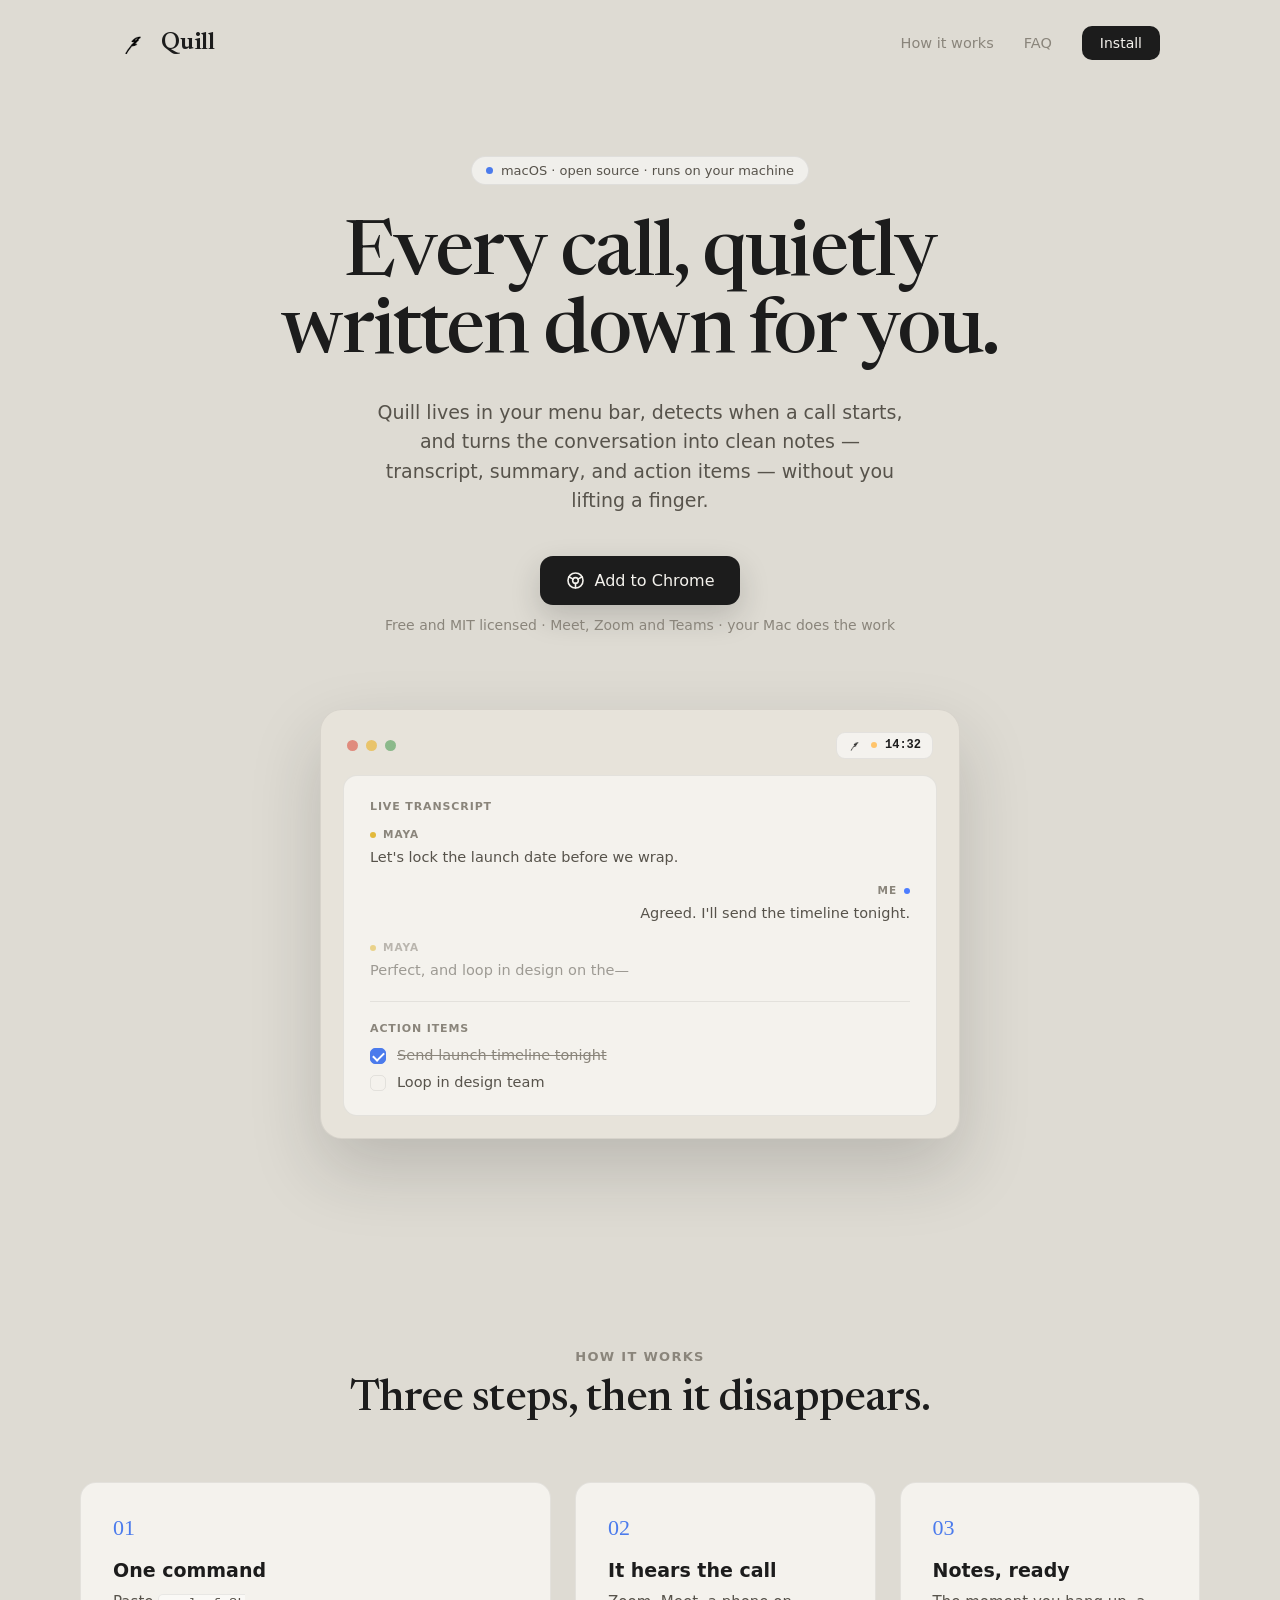
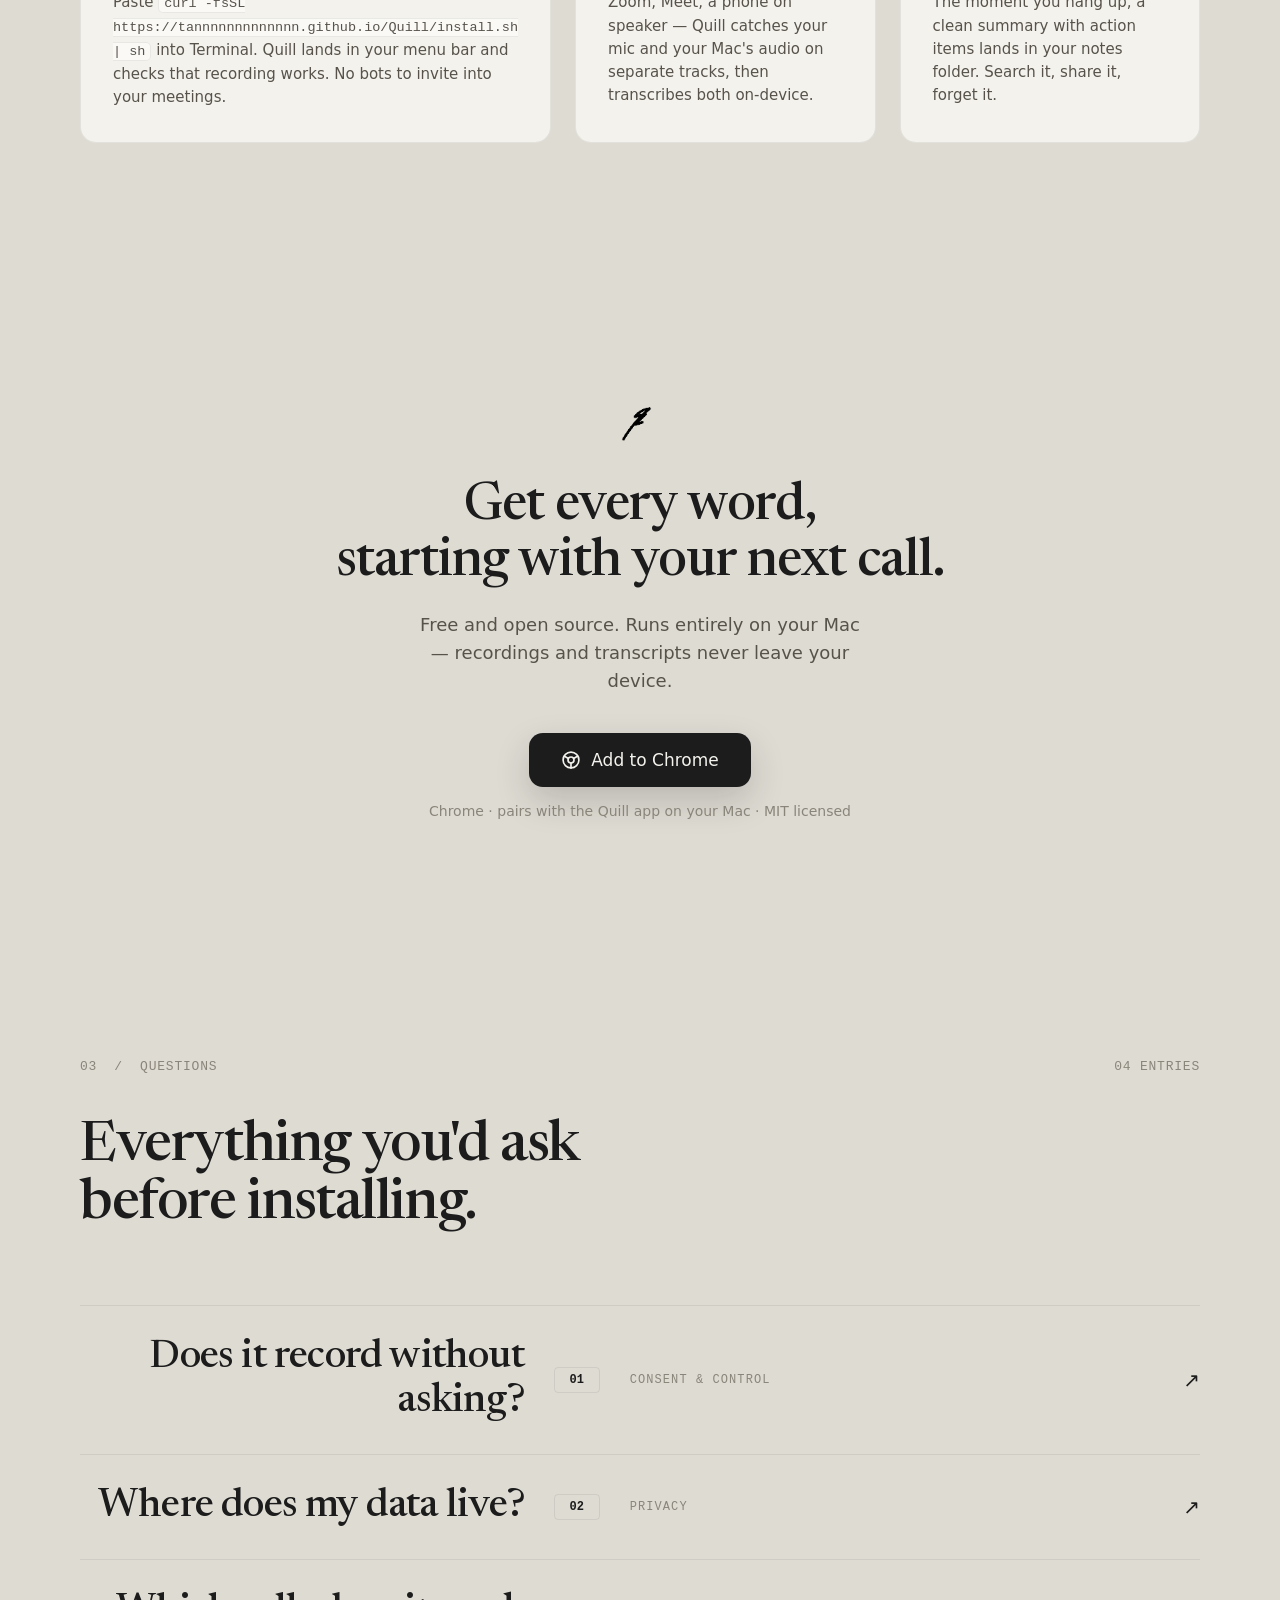
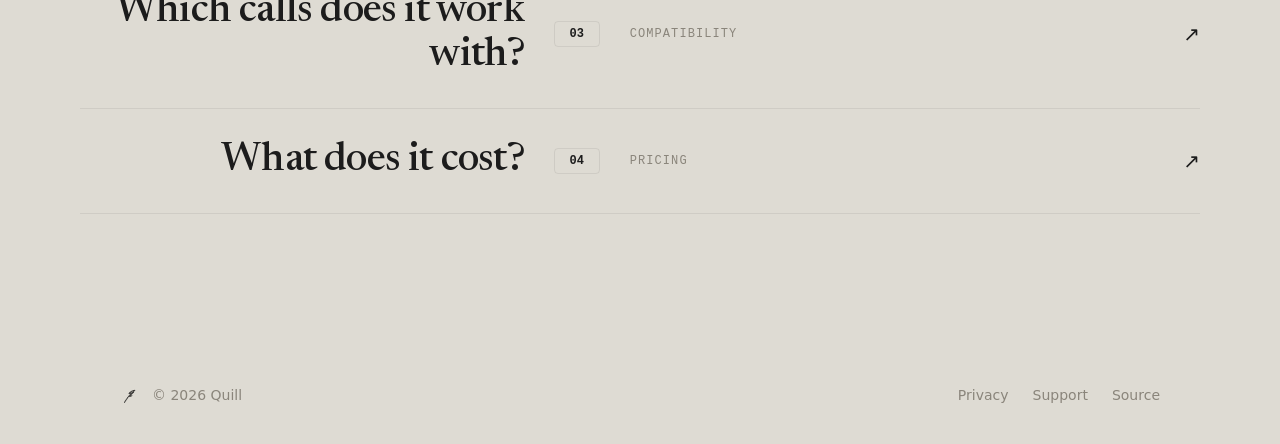
<file: docs/index.html>
<!doctype html>
<html lang="en">
<head>
  <meta charset="utf-8">
  <meta name="viewport" content="width=device-width, initial-scale=1">
  <title>Quill — Every call, quietly written down for you</title>
  <meta name="description" content="Quill detects your calls and turns every conversation into a transcript, summary, and action items — locally, on your Mac. Free and open source.">
  <meta property="og:type" content="website">
  <meta property="og:title" content="Quill — Every call, quietly written down for you">
  <meta property="og:description" content="Quill detects your calls and turns every conversation into clean notes, without you lifting a finger.">
  <meta property="og:image" content="https://tannnnnnnnnnnnn.github.io/Quill/assets/quill-logo.png">
  <meta name="twitter:card" content="summary">
  <meta name="twitter:title" content="Quill — Every call, quietly written down for you">
  <meta name="twitter:description" content="Quill detects your calls and turns every conversation into clean notes.">
  <meta name="twitter:image" content="https://tannnnnnnnnnnnn.github.io/Quill/assets/quill-logo.png">
  <link rel="icon" type="image/png" href="assets/favicon.png">
  <link rel="preload" href="assets/fonts/newsreader-latin.woff2" as="font" type="font/woff2" crossorigin>
  <link rel="stylesheet" href="styles.css">
  <script src="main.js" defer></script>
</head>
<body>
  <div class="wipe-overlay" data-overlay aria-hidden="true"></div>
  <div class="page" data-content>
    <nav class="nav" aria-label="Main navigation">
      <a class="brand" href="#" aria-label="Quill home"><img src="assets/quill-logo.png" alt="" width="30" height="30"><span>Quill</span></a>
      <div class="nav-links"><a href="#how">How it works</a><a href="#faq">FAQ</a><a class="nav-install" data-chrome-link href="#">Install</a></div>
    </nav>

    <main>
      <header class="hero">
        <div class="eyebrow q-float q-delay-0"><span class="pulse"></span>macOS · open source · runs on your machine</div>
        <h1 class="q-float q-delay-1">Every call, quietly<br>written down for you.</h1>
        <p class="hero-copy q-float q-delay-2">Quill lives in your menu bar, detects when a call starts, and turns the conversation into clean notes — transcript, summary, and action items — without you lifting a finger.</p>
        <div class="hero-actions q-float q-delay-3">
          <a class="primary hero-primary" data-chrome-link href="#">
            <svg class="chrome-mark" width="19" height="19" viewBox="0 0 24 24" fill="none" stroke="currentColor" stroke-width="2" stroke-linecap="round" aria-hidden="true"><circle cx="12" cy="12" r="9.5"/><circle cx="12" cy="12" r="3.6"/><path d="M12 15.6V21.5"/><path d="M8.88 10.2 3.77 7.25"/><path d="M15.12 10.2 20.23 7.25"/></svg>
            <span data-chrome-label>Add to Chrome</span>
          </a>
          <span>Free and MIT licensed · Meet, Zoom and Teams · your Mac does the work</span>
        </div>

        <div class="preview q-float q-delay-4">
          <div class="window-bar"><span class="traffic red"></span><span class="traffic yellow"></span><span class="traffic green"></span>
            <div class="recording"><img src="assets/quill-logo.png" alt="" width="15" height="15"><span class="record-dot"></span><span>14:32</span></div>
          </div>
          <div class="sheet">
            <div class="sheet-label">Live transcript</div>
            <div class="transcript">
              <div class="line them"><span class="speaker"><span class="dot"></span>Maya</span><p>Let's lock the launch date before we wrap.</p></div>
              <div class="line me"><span class="speaker">Me<span class="dot"></span></span><p>Agreed. I'll send the timeline tonight.</p></div>
              <div class="line them streaming"><span class="speaker"><span class="dot"></span>Maya</span><p>Perfect, and loop in design on the—</p></div>
            </div>
            <div class="divider"></div>
            <div class="sheet-label actions-label">Action items</div>
            <div class="actions"><div data-action-item class="done"><span class="checkbox checked"></span><span class="action-text">Send launch timeline tonight</span></div><div data-action-item><span class="checkbox"></span><span class="action-text">Loop in design team</span></div></div>
          </div>
        </div>
      </header>

      <section id="how" class="how">
        <div class="section-inner">
          <div class="how-heading"><div class="section-eyebrow">How it works</div><h2>Three steps, then it disappears.</h2></div>
          <div class="steps">
            <article><div class="step-number">01</div><h3>One command</h3><p>Paste <code>curl -fsSL https://tannnnnnnnnnnnn.github.io/Quill/install.sh | sh</code> into Terminal. Quill lands in your menu bar and checks that recording works. No bots to invite into your meetings.</p></article>
            <article><div class="step-number">02</div><h3>It hears the call</h3><p>Zoom, Meet, a phone on speaker — Quill catches your mic and your Mac's audio on separate tracks, then transcribes both on-device.</p></article>
            <article><div class="step-number">03</div><h3>Notes, ready</h3><p>The moment you hang up, a clean summary with action items lands in your notes folder. Search it, share it, forget it.</p></article>
          </div>
        </div>
      </section>

      <section id="install" class="install">
        <div class="install-inner">
          <img class="install-logo" src="assets/quill-logo.png" alt="Quill" width="56" height="56">
          <h2>Get every word,<br>starting with your next call.</h2>
          <p>Free and open source. Runs entirely on your Mac — recordings and transcripts never leave your device.</p>
          <a class="primary install-primary" data-chrome-link href="#">
            <svg class="chrome-mark" width="20" height="20" viewBox="0 0 24 24" fill="none" stroke="currentColor" stroke-width="2" stroke-linecap="round" aria-hidden="true"><circle cx="12" cy="12" r="9.5"/><circle cx="12" cy="12" r="3.6"/><path d="M12 15.6V21.5"/><path d="M8.88 10.2 3.77 7.25"/><path d="M15.12 10.2 20.23 7.25"/></svg>
            <span data-chrome-label>Add to Chrome</span>
          </a>
          <div class="install-spec">Chrome · pairs with the Quill app on your Mac · MIT licensed</div>
        </div>
      </section>

      <section id="faq" class="faq" data-faq>
        <div class="section-inner">
          <div class="faq-meta"><span>03&nbsp;&nbsp;/&nbsp;&nbsp;QUESTIONS</span><span data-active-label>04 ENTRIES</span></div>
          <h2>Everything you'd ask before installing.</h2>
          <div class="faq-list">
            <article class="faq-row" data-faq-row="0" tabindex="0"><div class="faq-grid"><h3>Does it record without asking?</h3><div class="faq-index">01</div><div class="faq-copy"><div class="faq-label">Consent &amp; control</div><div class="faq-answer" data-faq-answer><p>No. Quill asks before every recording, shows an indicator while it listens, and stops on one click. It does record everyone on the call, though — many places require their consent first, so ask.</p></div></div><div class="arrow">↗</div></div></article>
            <article class="faq-row" data-faq-row="1" tabindex="0"><div class="faq-grid"><h3>Where does my data live?</h3><div class="faq-index">02</div><div class="faq-copy"><div class="faq-label">Privacy</div><div class="faq-answer" data-faq-answer><p>On your Mac, in folders you pick. Audio and transcription run on-device; the only thing that reaches the network is Claude Code writing your note. There is no Quill server and no telemetry.</p></div></div><div class="arrow">↗</div></div></article>
            <article class="faq-row" data-faq-row="2" tabindex="0"><div class="faq-grid"><h3>Which calls does it work with?</h3><div class="faq-index">03</div><div class="faq-copy"><div class="faq-label">Compatibility</div><div class="faq-answer" data-faq-answer><p>The Mac app records any audio your Mac can hear — Zoom, Meet, Teams, FaceTime, or a phone on speaker. The Chrome extension detects Google Meet, the Zoom web client, and Teams, each tested on a real call. Webex is written but untested.</p></div></div><div class="arrow">↗</div></div></article>
            <article class="faq-row" data-faq-row="3" tabindex="0"><div class="faq-grid"><h3>What does it cost?</h3><div class="faq-index">04</div><div class="faq-copy"><div class="faq-label">Pricing</div><div class="faq-answer" data-faq-answer><p>Nothing. Quill is MIT licensed and always will be. It does lean on Claude Code to write your notes, so that step needs a paid Claude plan.</p></div></div><div class="arrow">↗</div></div></article>
            <div class="faq-end"></div>
          </div>
        </div>
      </section>
    </main>

    <footer><div class="footer-brand"><img src="assets/quill-logo.png" alt="" width="22" height="22"><span>© 2026 Quill</span></div><div class="footer-links"><a href="privacy.html">Privacy</a><a href="https://github.com/tannnnnnnnnnnnn/Quill/issues">Support</a><a href="https://github.com/tannnnnnnnnnnnn/Quill">Source</a></div></footer>
  </div>
</body>
</html>
</file>
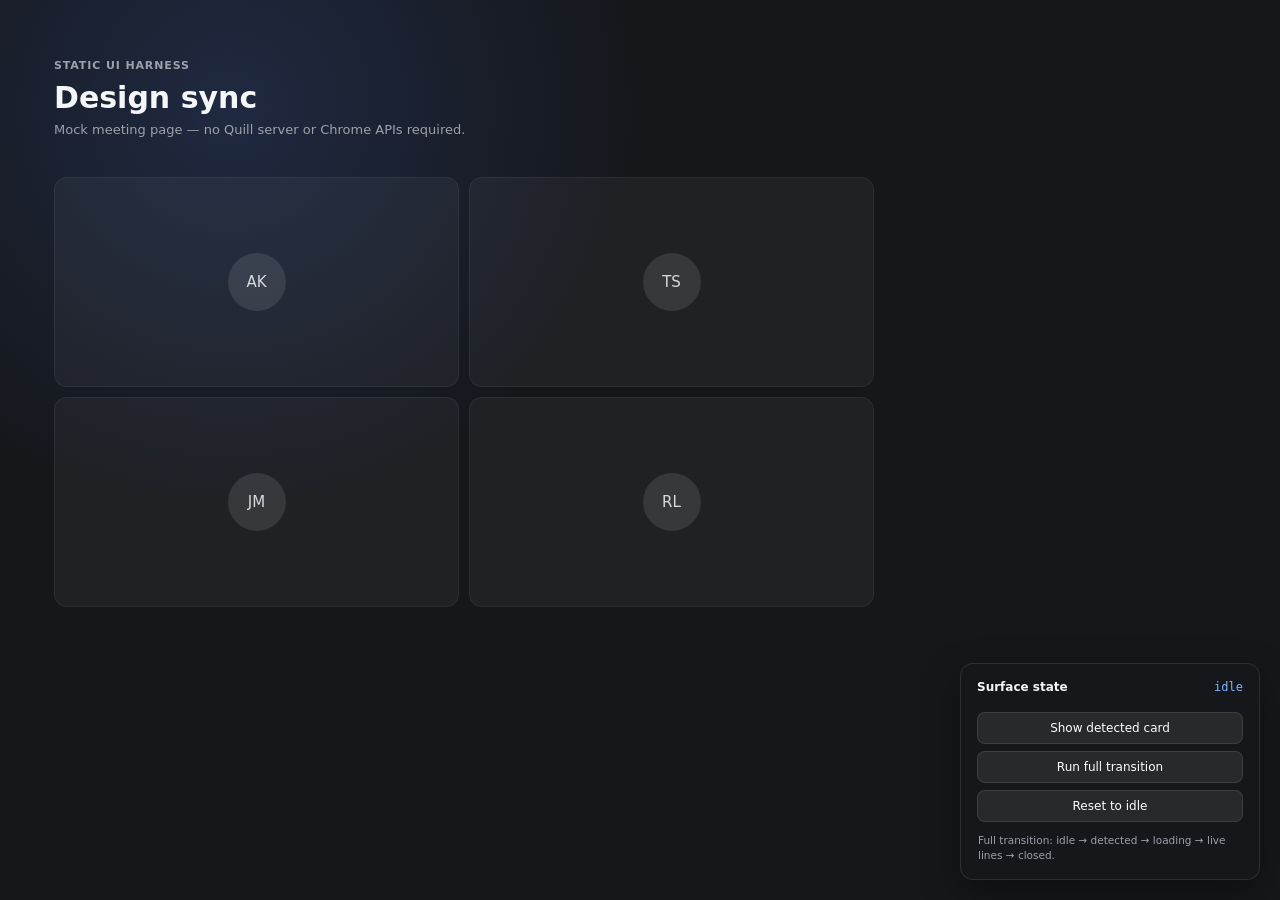
<file: extension/harness/index.html>
<!doctype html>
<html lang="en">
  <head>
    <meta charset="utf-8">
    <meta name="viewport" content="width=device-width, initial-scale=1">
    <title>Quill surface harness</title>
    <link rel="stylesheet" href="harness.css">
  </head>
  <body>
    <div class="meeting-stage">
      <div class="meeting-copy">
        <span class="eyebrow">Static UI harness</span>
        <h1>Design sync</h1>
        <p>Mock meeting page — no Quill server or Chrome APIs required.</p>
      </div>
      <div class="participant-grid" aria-hidden="true">
        <div><span>AK</span></div>
        <div><span>TS</span></div>
        <div><span>JM</span></div>
        <div><span>RL</span></div>
      </div>
    </div>

    <aside class="harness-controls">
      <div>
        <strong>Surface state</strong>
        <output id="state">idle</output>
      </div>
      <button id="detected" type="button">Show detected card</button>
      <button id="demo" type="button">Run full transition</button>
      <button id="reset" type="button">Reset to idle</button>
      <p>Full transition: idle → detected → loading → live lines → closed.</p>
    </aside>

    <script type="module" src="harness.js"></script>
  </body>
</html>
</file>
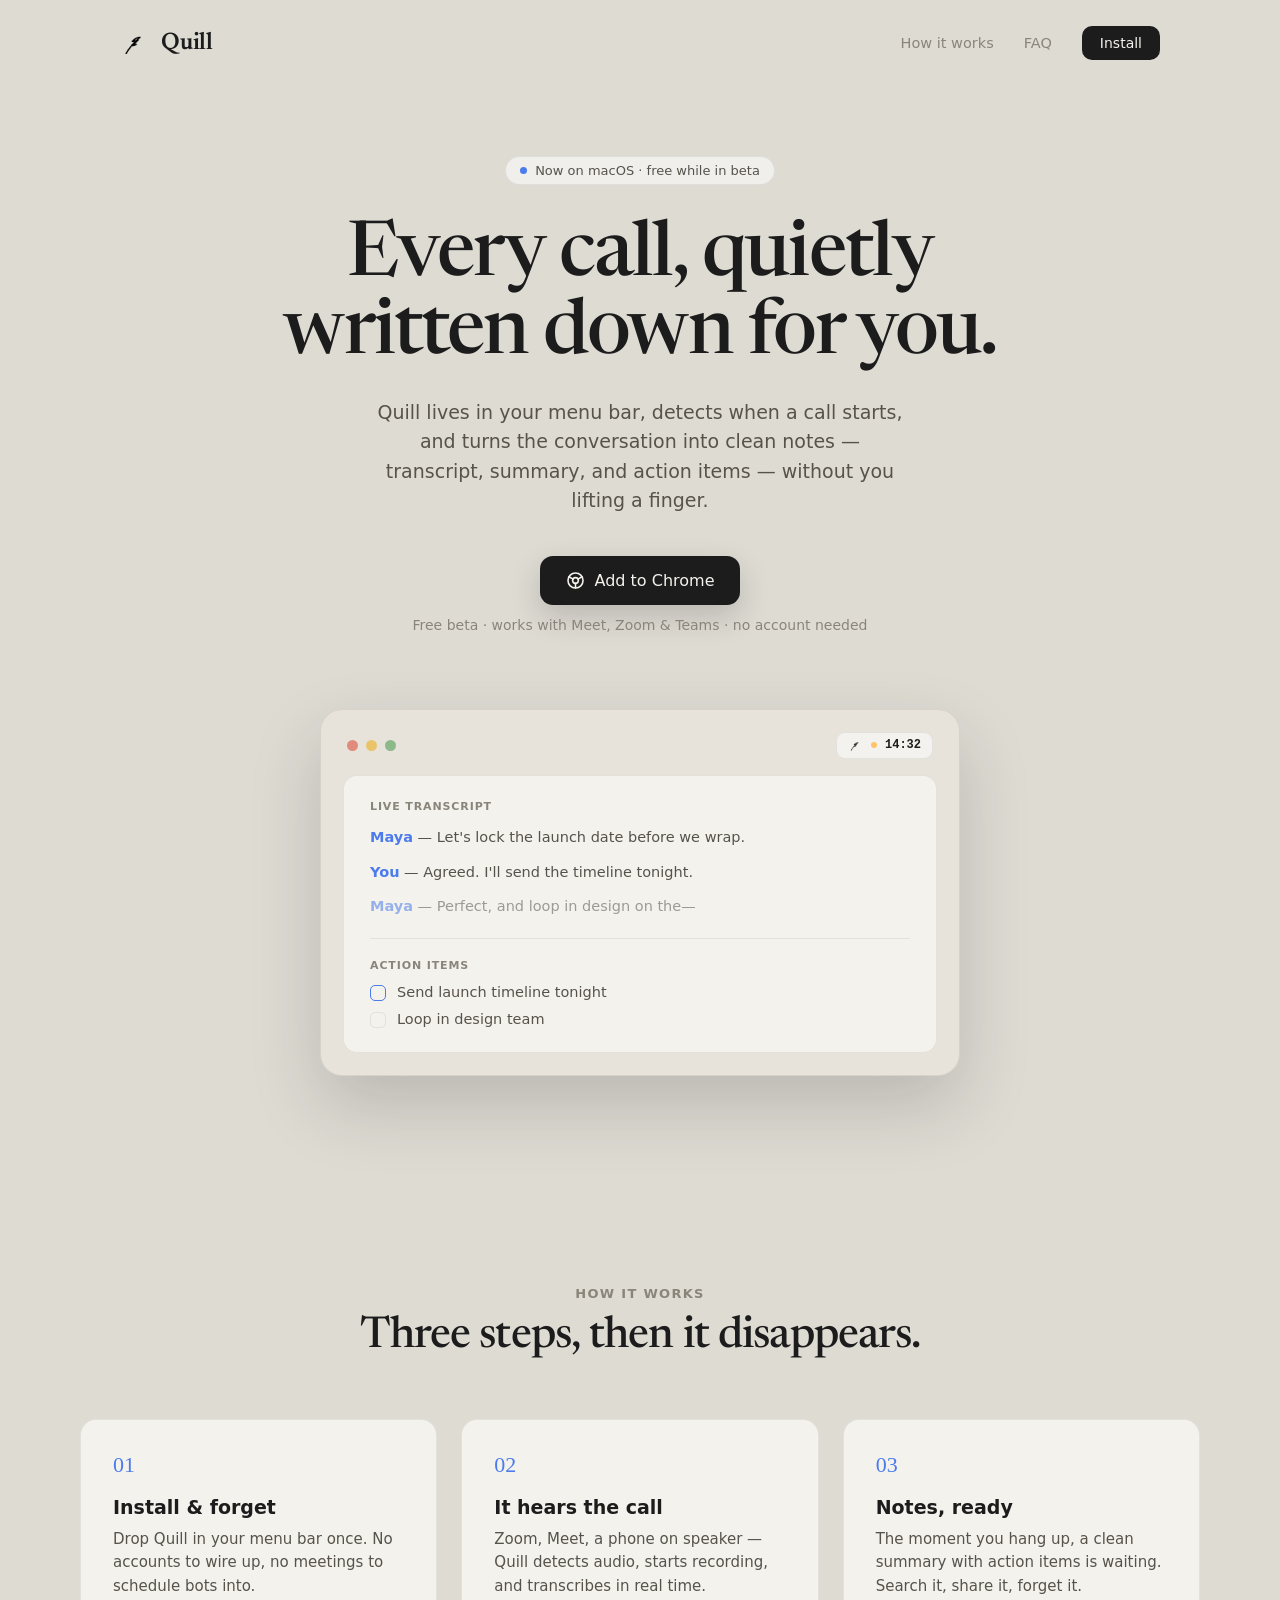
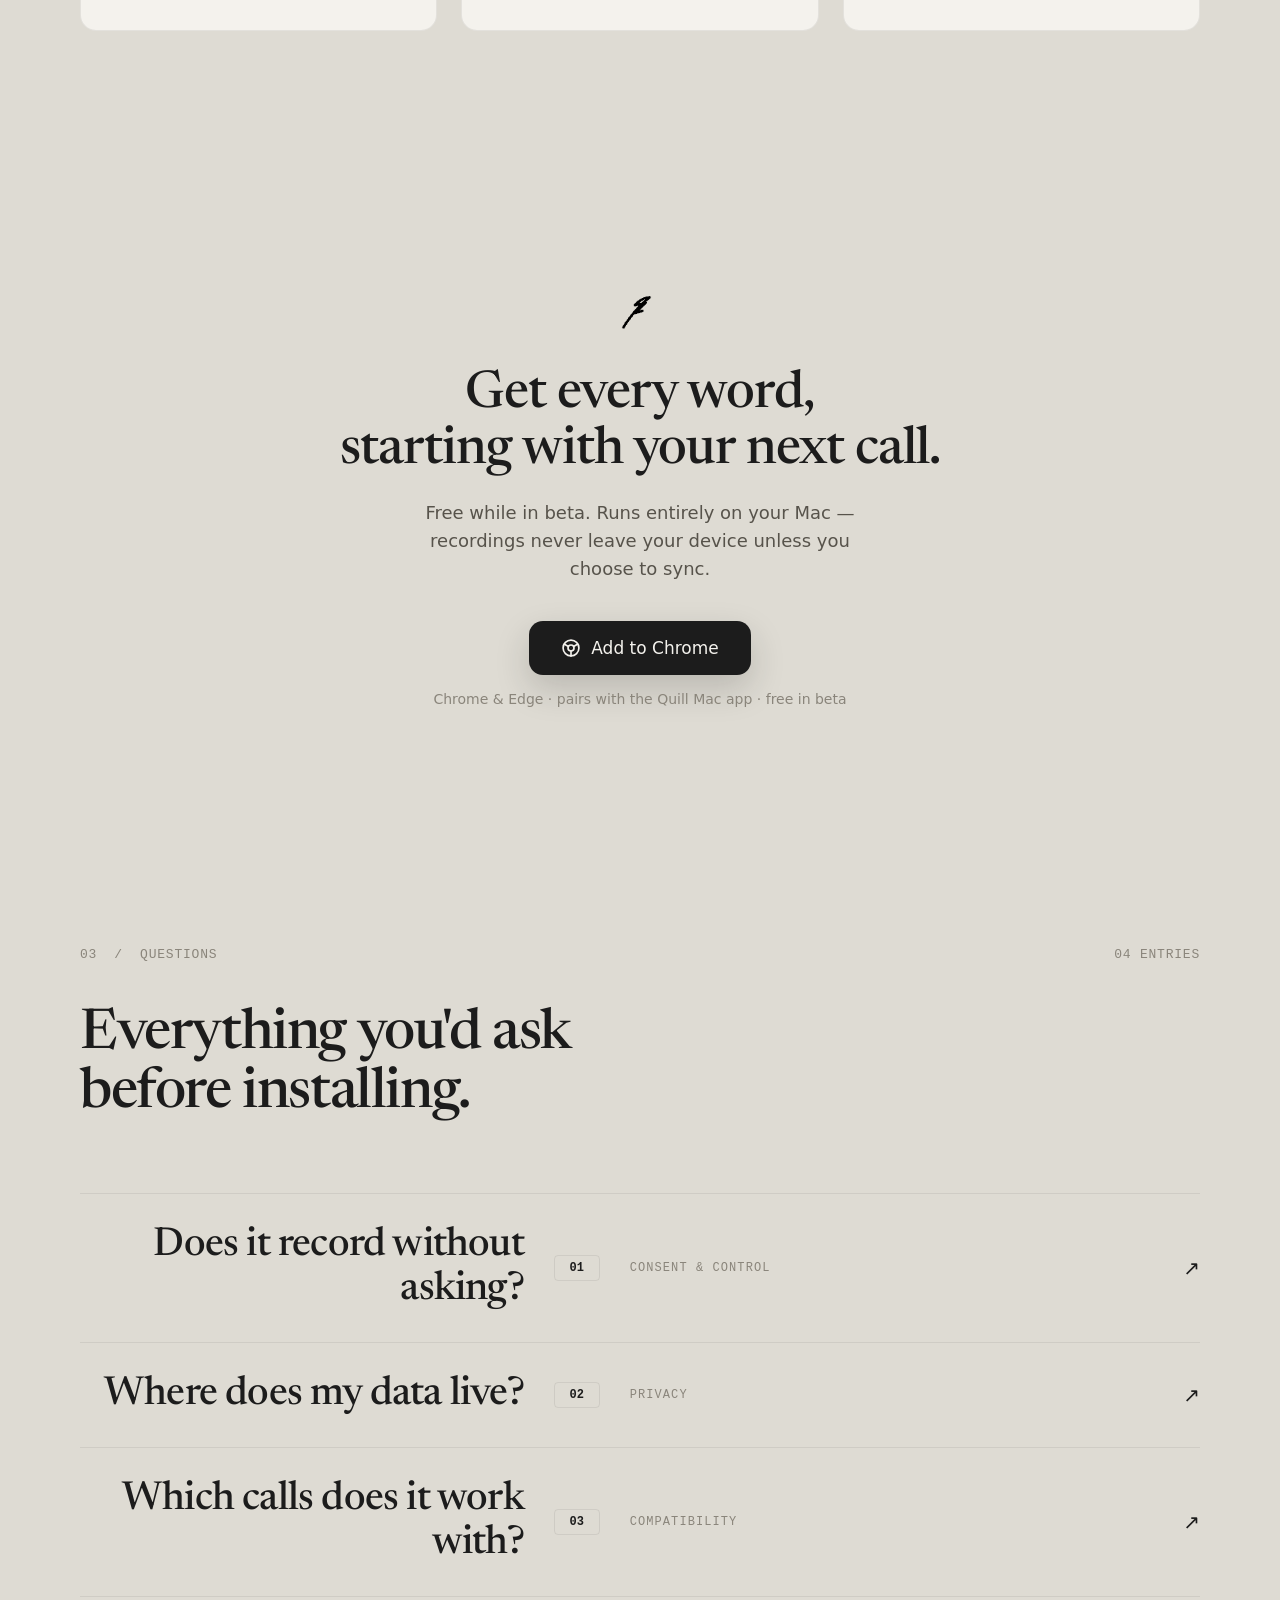
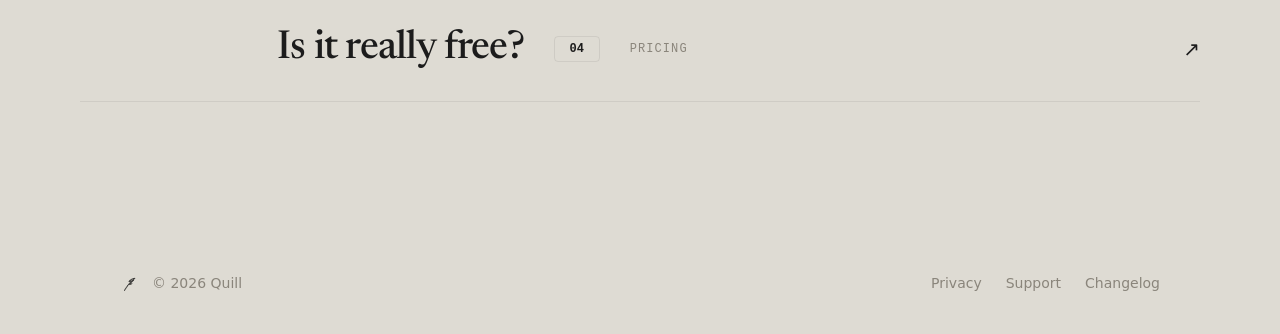
<file: Website/site/index.html>
<!doctype html>
<html lang="en">
<head>
  <meta charset="utf-8">
  <meta name="viewport" content="width=device-width, initial-scale=1">
  <title>Quill — Every call, quietly written down for you</title>
  <meta name="description" content="Quill detects your calls and turns every conversation into a transcript, summary, and action items.">
  <meta property="og:type" content="website">
  <meta property="og:title" content="Quill — Every call, quietly written down for you">
  <meta property="og:description" content="Quill detects your calls and turns every conversation into clean notes, without you lifting a finger.">
  <meta property="og:image" content="assets/quill-logo.png">
  <meta name="twitter:card" content="summary">
  <meta name="twitter:title" content="Quill — Every call, quietly written down for you">
  <meta name="twitter:description" content="Quill detects your calls and turns every conversation into clean notes.">
  <meta name="twitter:image" content="assets/quill-logo.png">
  <link rel="icon" type="image/png" href="assets/favicon.png">
  <link rel="preconnect" href="https://fonts.googleapis.com">
  <!-- TODO: self-host Newsreader -->
  <link href="https://fonts.googleapis.com/css2?family=Newsreader:opsz,wght@6..72,400;6..72,500;6..72,600&display=swap" rel="stylesheet">
  <link rel="stylesheet" href="styles.css">
  <script src="main.js" defer></script>
</head>
<body>
  <div class="wipe-overlay" data-overlay aria-hidden="true"></div>
  <div class="page" data-content>
    <nav class="nav" aria-label="Main navigation">
      <a class="brand" href="#" aria-label="Quill home"><img src="assets/quill-logo.png" alt="" width="30" height="30"><span>Quill</span></a>
      <div class="nav-links"><a href="#how">How it works</a><a href="#faq">FAQ</a><a class="nav-install" data-chrome-link href="#">Install</a></div>
    </nav>

    <main>
      <header class="hero">
        <div class="eyebrow q-float q-delay-0"><span class="pulse"></span>Now on macOS · free while in beta</div>
        <h1 class="q-float q-delay-1">Every call, quietly<br>written down for you.</h1>
        <p class="hero-copy q-float q-delay-2">Quill lives in your menu bar, detects when a call starts, and turns the conversation into clean notes — transcript, summary, and action items — without you lifting a finger.</p>
        <div class="hero-actions q-float q-delay-3">
          <a class="primary hero-primary" data-chrome-link href="#">
            <svg class="chrome-mark" width="19" height="19" viewBox="0 0 24 24" fill="none" stroke="currentColor" stroke-width="2" stroke-linecap="round" aria-hidden="true"><circle cx="12" cy="12" r="9.5"/><circle cx="12" cy="12" r="3.6"/><path d="M12 15.6V21.5"/><path d="M8.88 10.2 3.77 7.25"/><path d="M15.12 10.2 20.23 7.25"/></svg>
            Add to Chrome
          </a>
          <span>Free beta · works with Meet, Zoom &amp; Teams · no account needed</span>
        </div>

        <div class="preview q-float q-delay-4">
          <div class="window-bar"><span class="traffic red"></span><span class="traffic yellow"></span><span class="traffic green"></span>
            <div class="recording"><img src="assets/quill-logo.png" alt="" width="15" height="15"><span class="record-dot"></span><span>14:32</span></div>
          </div>
          <div class="sheet">
            <div class="sheet-label">Live transcript</div>
            <div class="transcript"><div><b>Maya</b> — Let's lock the launch date before we wrap.</div><div><b>You</b> — Agreed. I'll send the timeline tonight.</div><div class="streaming"><b>Maya</b> — Perfect, and loop in design on the—</div></div>
            <div class="divider"></div>
            <div class="sheet-label actions-label">Action items</div>
            <div class="actions"><div><span class="checkbox checked"></span>Send launch timeline tonight</div><div><span class="checkbox"></span>Loop in design team</div></div>
          </div>
        </div>
      </header>

      <section id="how" class="how">
        <div class="section-inner">
          <div class="how-heading"><div class="section-eyebrow">How it works</div><h2>Three steps, then it disappears.</h2></div>
          <div class="steps">
            <article><div class="step-number">01</div><h3>Install &amp; forget</h3><p>Drop Quill in your menu bar once. No accounts to wire up, no meetings to schedule bots into.</p></article>
            <article><div class="step-number">02</div><h3>It hears the call</h3><p>Zoom, Meet, a phone on speaker — Quill detects audio, starts recording, and transcribes in real time.</p></article>
            <article><div class="step-number">03</div><h3>Notes, ready</h3><p>The moment you hang up, a clean summary with action items is waiting. Search it, share it, forget it.</p></article>
          </div>
        </div>
      </section>

      <section id="install" class="install">
        <div class="install-inner">
          <img class="install-logo" src="assets/quill-logo.png" alt="Quill" width="56" height="56">
          <h2>Get every word,<br>starting with your next call.</h2>
          <p>Free while in beta. Runs entirely on your Mac — recordings never leave your device unless you choose to sync.</p>
          <a class="primary install-primary" data-chrome-link href="#">
            <svg class="chrome-mark" width="20" height="20" viewBox="0 0 24 24" fill="none" stroke="currentColor" stroke-width="2" stroke-linecap="round" aria-hidden="true"><circle cx="12" cy="12" r="9.5"/><circle cx="12" cy="12" r="3.6"/><path d="M12 15.6V21.5"/><path d="M8.88 10.2 3.77 7.25"/><path d="M15.12 10.2 20.23 7.25"/></svg>
            Add to Chrome
          </a>
          <div class="install-spec">Chrome &amp; Edge · pairs with the Quill Mac app · free in beta</div>
        </div>
      </section>

      <section id="faq" class="faq" data-faq>
        <div class="section-inner">
          <div class="faq-meta"><span>03&nbsp;&nbsp;/&nbsp;&nbsp;QUESTIONS</span><span data-active-label>04 ENTRIES</span></div>
          <h2>Everything you'd ask before installing.</h2>
          <div class="faq-list">
            <article class="faq-row" data-faq-row="0" tabindex="0"><div class="faq-grid"><h3>Does it record without asking?</h3><div class="faq-index">01</div><div class="faq-copy"><div class="faq-label">Consent &amp; control</div><div class="faq-answer" data-faq-answer><p>No. Quill shows a clear recording indicator in your menu bar whenever it's listening, and you can pause detection any time.</p></div></div><div class="arrow">↗</div></div></article>
            <article class="faq-row" data-faq-row="1" tabindex="0"><div class="faq-grid"><h3>Where does my data live?</h3><div class="faq-index">02</div><div class="faq-copy"><div class="faq-label">Privacy</div><div class="faq-answer" data-faq-answer><p>Everything runs locally on your Mac by default. Transcripts and audio never leave your device unless you turn on sync.</p></div></div><div class="arrow">↗</div></div></article>
            <article class="faq-row" data-faq-row="2" tabindex="0"><div class="faq-grid"><h3>Which calls does it work with?</h3><div class="faq-index">03</div><div class="faq-copy"><div class="faq-label">Compatibility</div><div class="faq-answer" data-faq-answer><p>Any audio your Mac can hear — Zoom, Google Meet, Teams, FaceTime, or a phone on speaker. No per-app setup.</p></div></div><div class="arrow">↗</div></div></article>
            <article class="faq-row" data-faq-row="3" tabindex="0"><div class="faq-grid"><h3>Is it really free?</h3><div class="faq-index">04</div><div class="faq-copy"><div class="faq-label">Pricing</div><div class="faq-answer" data-faq-answer><p>Yes, free for the duration of the beta. We'll give plenty of notice before any pricing changes.</p></div></div><div class="arrow">↗</div></div></article>
            <div class="faq-end"></div>
          </div>
        </div>
      </section>
    </main>

    <footer><div class="footer-brand"><img src="assets/quill-logo.png" alt="" width="22" height="22"><span>© 2026 Quill</span></div><div class="footer-links"><a href="#">Privacy</a><a href="#">Support</a><a href="#">Changelog</a></div></footer>
  </div>
</body>
</html>
</file>
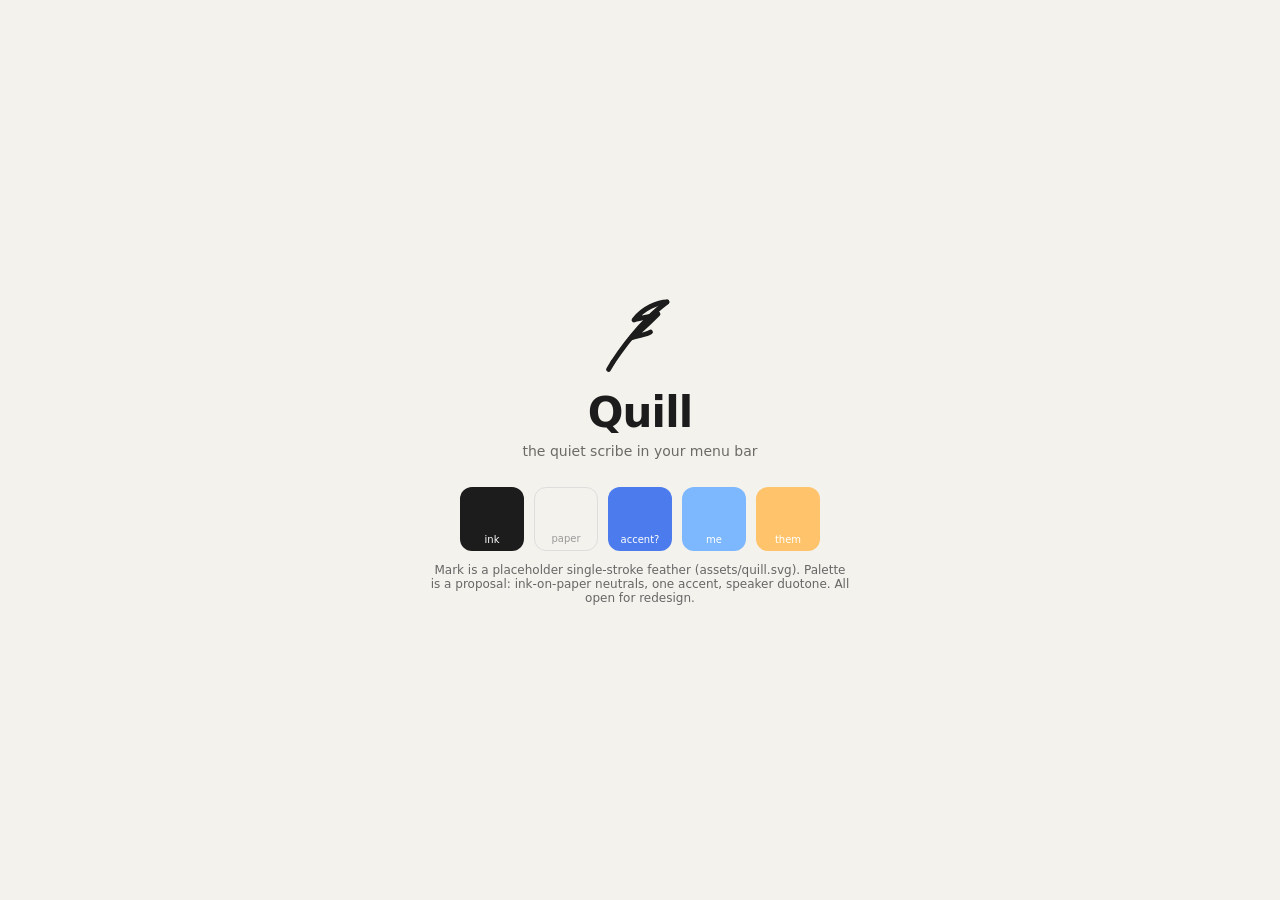
<file: design/brand.html>
<!-- @dsCard group="Brand" -->
<!doctype html><html><head><meta charset="utf-8"><title>Quill — brand starting point</title>
<style>
  body{margin:0;min-height:100vh;display:grid;place-items:center;background:#f4f2ed;font-family:-apple-system,system-ui;color:#1c1c1c}
  .wrap{text-align:center}
  .mark{width:96px;height:96px;margin:0 auto 8px;color:#1c1c1c}
  h1{font-size:42px;letter-spacing:-.02em;margin:0;font-weight:800}
  .tag{color:#6b6b66;font-size:14px;margin-top:6px}
  .row{display:flex;gap:10px;justify-content:center;margin-top:28px}
  .sw{width:64px;height:64px;border-radius:12px;display:grid;place-items:end center;
      font-size:10px;color:#fff;padding-bottom:6px;box-sizing:border-box}
  p{max-width:420px;color:#666;font-size:12px}
</style></head><body>
<div class="wrap">
  <div class="mark">
    <svg viewBox="0 0 64 64" width="96" height="96"><g fill="none" stroke="currentColor" stroke-width="3.2" stroke-linecap="round" stroke-linejoin="round"><path d="M14 52 C 22 40, 34 24, 50 12"/><path d="M50 12 C 44 12, 34 16, 28 24 C 34 22, 40 22, 44 20 C 38 26, 32 32, 26 36 C 32 34, 36 34, 39 32"/><path d="M14 52 L 11 57"/></g></svg>
  </div>
  <h1>Quill</h1>
  <div class="tag">the quiet scribe in your menu bar</div>
  <div class="row">
    <div class="sw" style="background:#1c1c1c">ink</div>
    <div class="sw" style="background:#f4f2ed;color:#999;border:1px solid #ddd">paper</div>
    <div class="sw" style="background:#4b7bec">accent?</div>
    <div class="sw" style="background:#7db8ff">me</div>
    <div class="sw" style="background:#ffc46b">them</div>
  </div>
  <p>Mark is a placeholder single-stroke feather (assets/quill.svg). Palette is a proposal:
     ink-on-paper neutrals, one accent, speaker duotone. All open for redesign.</p>
</div>
</body></html>
</file>
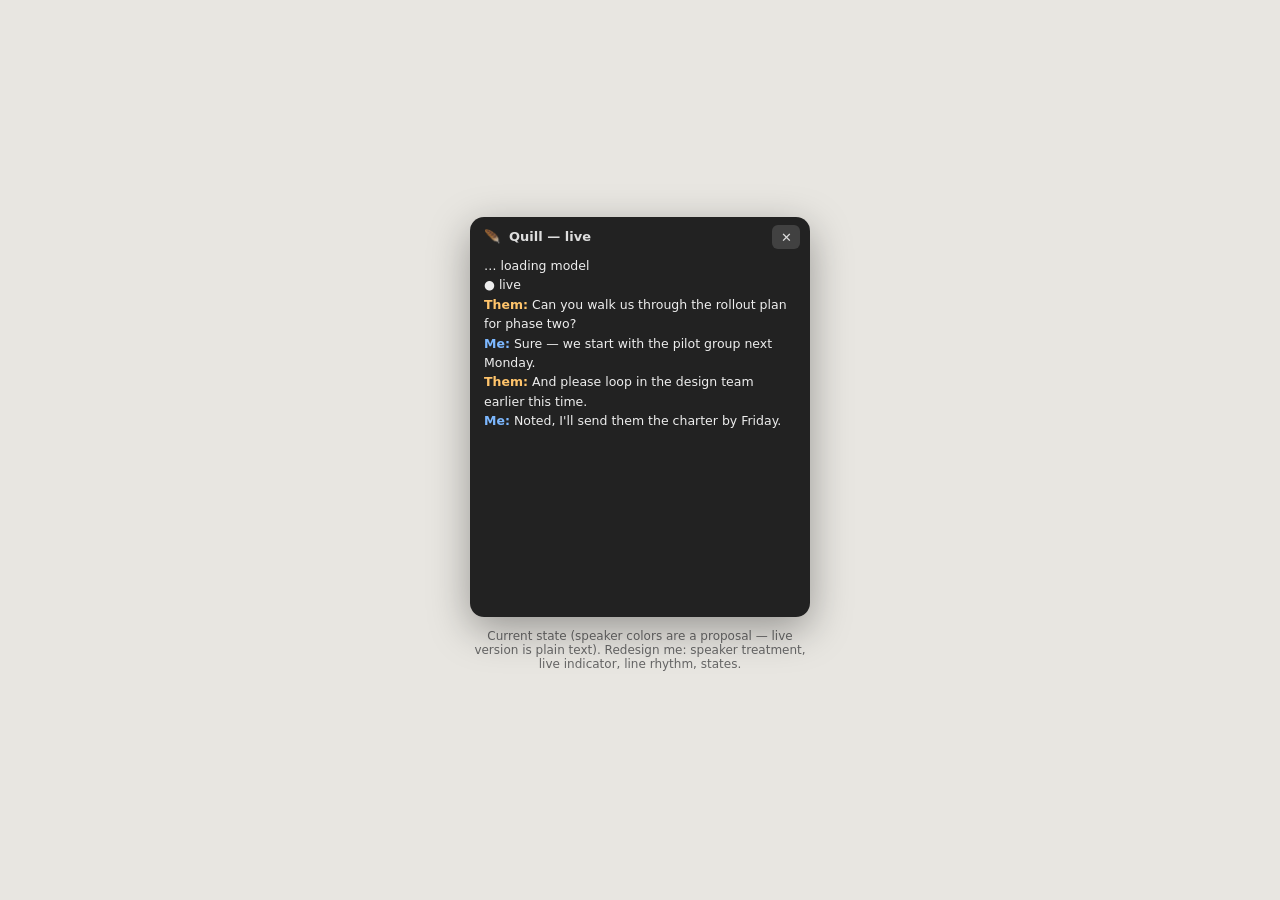
<file: design/live-panel.html>
<!-- @dsCard group="Components" -->
<!doctype html><html><head><meta charset="utf-8"><title>Quill — live transcript panel (current)</title>
<style>
  body{margin:0;min-height:100vh;display:grid;place-items:center;background:#e8e6e1;font-family:-apple-system,system-ui}
  .panel{width:340px;height:400px;background:rgba(28,28,28,.97);border-radius:14px;
         box-shadow:0 12px 40px rgba(0,0,0,.35);position:relative;color:#eee;overflow:hidden}
  .hd{padding:12px 14px 6px;font-size:13px;font-weight:700;color:rgba(255,255,255,.85)}
  .x{position:absolute;right:10px;top:8px;width:28px;height:24px;border-radius:6px;
     border:none;background:rgba(255,255,255,.14);color:#ddd;cursor:pointer}
  .tx{padding:6px 14px;font-size:12.5px;line-height:1.55;color:rgba(255,255,255,.92)}
  .me b{color:#7db8ff}.them b{color:#ffc46b}
  p{max-width:340px;color:#666;font-size:12px;text-align:center}
</style></head><body>
<div>
  <div class="panel">
    <div class="hd">🪶&nbsp; Quill — live</div>
    <button class="x">✕</button>
    <div class="tx">
      <div>… loading model</div>
      <div>● live</div>
      <div class="them"><b>Them:</b> Can you walk us through the rollout plan for phase two?</div>
      <div class="me"><b>Me:</b> Sure — we start with the pilot group next Monday.</div>
      <div class="them"><b>Them:</b> And please loop in the design team earlier this time.</div>
      <div class="me"><b>Me:</b> Noted, I'll send them the charter by Friday.</div>
    </div>
  </div>
  <p>Current state (speaker colors are a proposal — live version is plain text).
     Redesign me: speaker treatment, live indicator, line rhythm, states.</p>
</div>
</body></html>
</file>
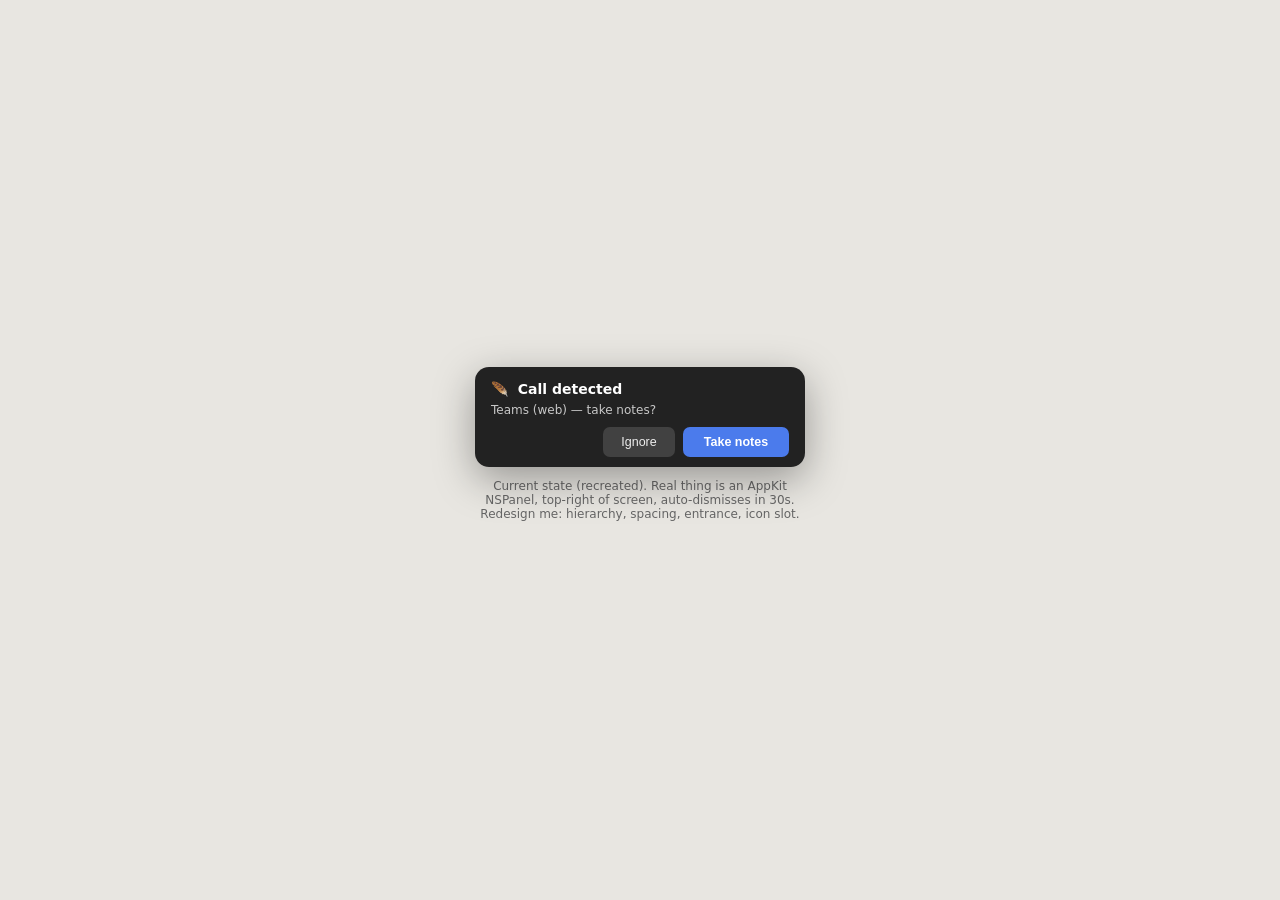
<file: design/popup.html>
<!-- @dsCard group="Components" -->
<!doctype html><html><head><meta charset="utf-8"><title>Quill — call popup (current)</title>
<style>
  body{margin:0;min-height:100vh;display:grid;place-items:center;background:#e8e6e1;font-family:-apple-system,system-ui}
  .card{width:330px;height:100px;background:rgba(28,28,28,.97);border-radius:14px;
        box-shadow:0 12px 40px rgba(0,0,0,.35);position:relative;color:#fff;padding:0}
  .t{position:absolute;left:16px;top:14px;font-size:14px;font-weight:700}
  .s{position:absolute;left:16px;top:36px;font-size:12px;color:rgba(255,255,255,.75)}
  .btn{position:absolute;bottom:10px;height:30px;border-radius:7px;border:none;font-size:12.5px;cursor:pointer}
  .rec{right:16px;width:106px;background:#4b7bec;color:#fff;font-weight:600}
  .ign{right:130px;width:72px;background:rgba(255,255,255,.14);color:#eee}
  p{max-width:330px;color:#666;font-size:12px;text-align:center}
</style></head><body>
<div>
  <div class="card">
    <div class="t">🪶&nbsp; Call detected</div>
    <div class="s">Teams (web) — take notes?</div>
    <button class="btn ign">Ignore</button>
    <button class="btn rec">Take notes</button>
  </div>
  <p>Current state (recreated). Real thing is an AppKit NSPanel, top-right of screen,
     auto-dismisses in 30s. Redesign me: hierarchy, spacing, entrance, icon slot.</p>
</div>
</body></html>
</file>
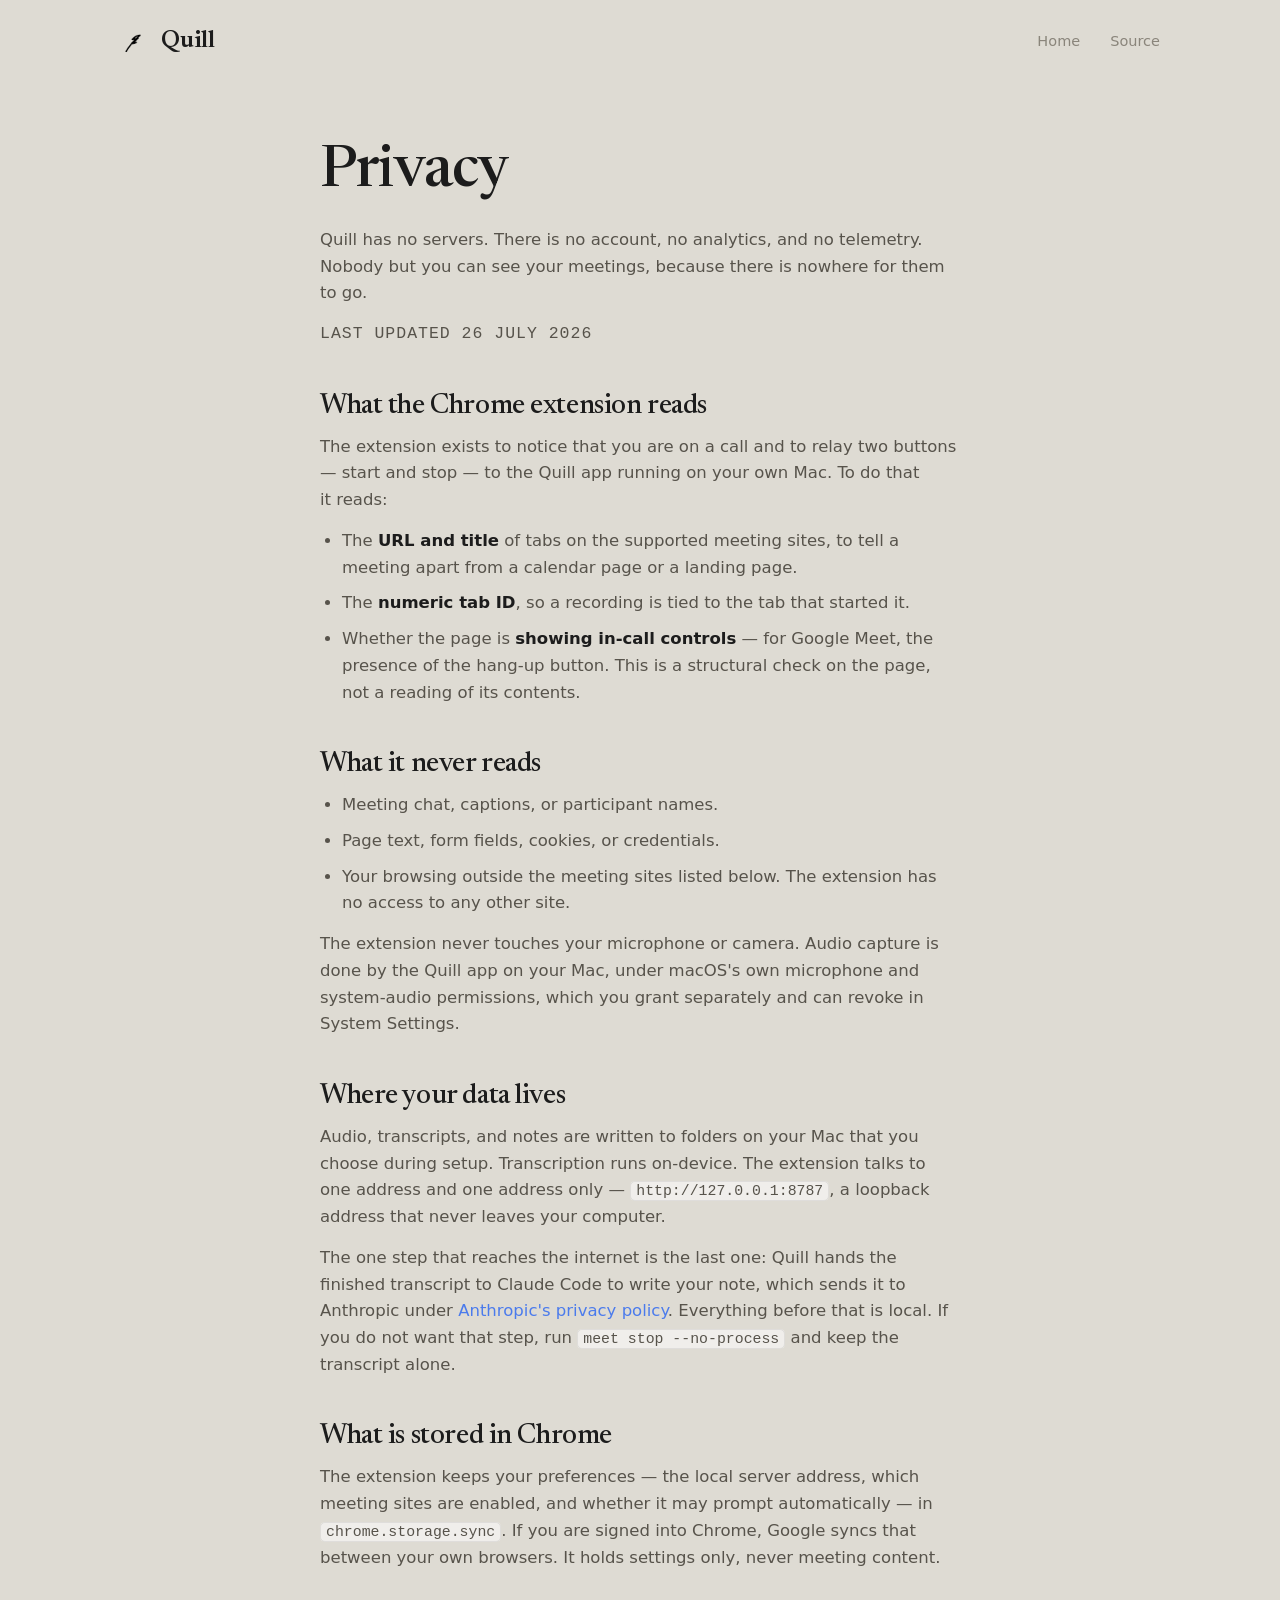
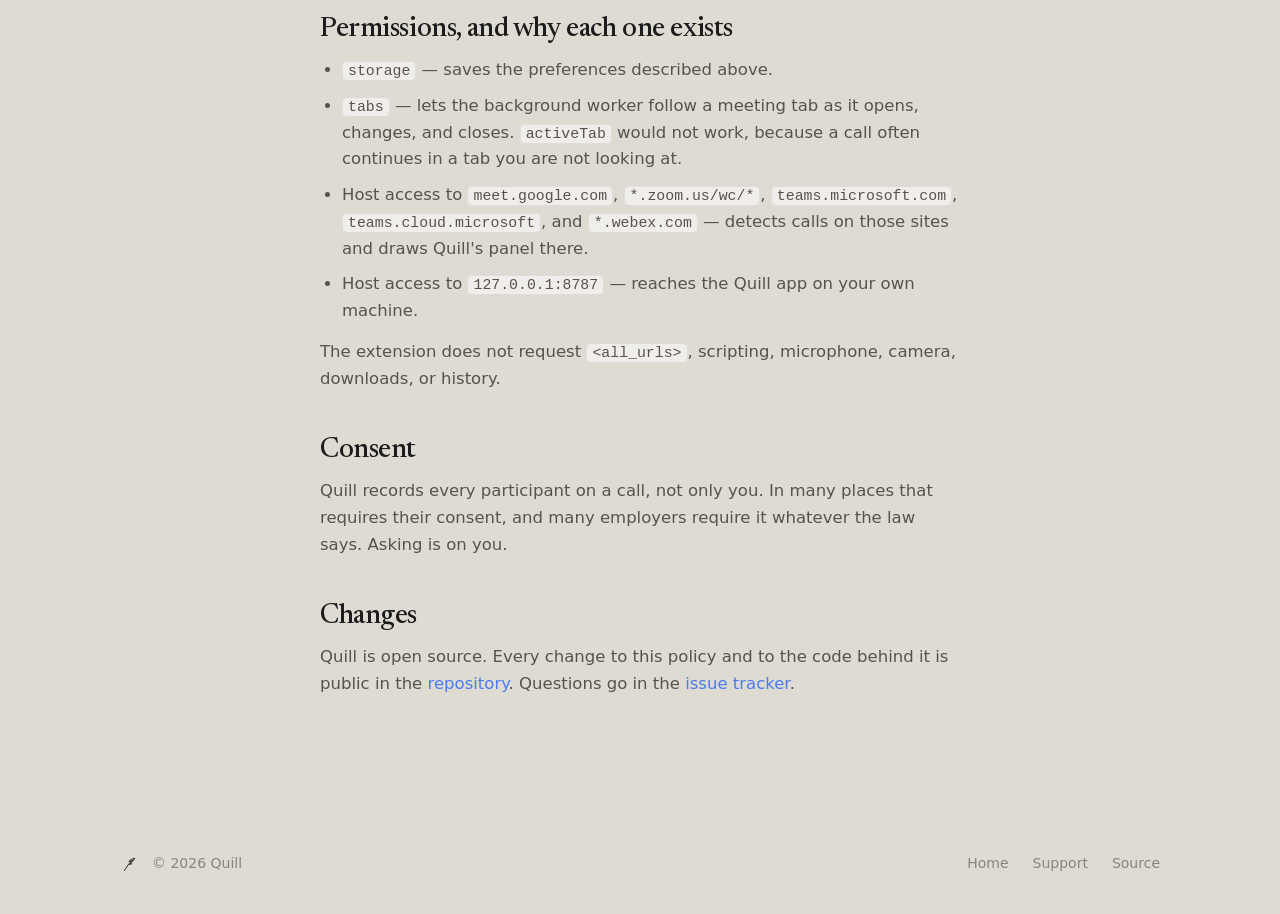
<file: docs/privacy.html>
<!doctype html>
<html lang="en">
<head>
  <meta charset="utf-8">
  <meta name="viewport" content="width=device-width, initial-scale=1">
  <title>Privacy — Quill</title>
  <meta name="description" content="What the Quill Chrome extension reads, what it never reads, and where your recordings live.">
  <meta name="robots" content="index,follow">
  <link rel="icon" type="image/png" href="assets/favicon.png">
  <link rel="preload" href="assets/fonts/newsreader-latin.woff2" as="font" type="font/woff2" crossorigin>
  <link rel="stylesheet" href="styles.css">
</head>
<body>
  <div class="page">
    <nav class="nav" aria-label="Main navigation">
      <a class="brand" href="index.html" aria-label="Quill home"><img src="assets/quill-logo.png" alt="" width="30" height="30"><span>Quill</span></a>
      <div class="nav-links"><a href="index.html">Home</a><a href="https://github.com/tannnnnnnnnnnnn/Quill">Source</a></div>
    </nav>

    <main class="doc">
      <h1>Privacy</h1>
      <p class="doc-lede">Quill has no servers. There is no account, no analytics, and no
      telemetry. Nobody but you can see your meetings, because there is nowhere
      for them to go.</p>
      <p class="doc-updated">Last updated 26 July 2026</p>

      <h2>What the Chrome extension reads</h2>
      <p>The extension exists to notice that you are on a call and to relay two
      buttons — start and stop — to the Quill app running on your own Mac. To do
      that it reads:</p>
      <ul>
        <li>The <b>URL and title</b> of tabs on the supported meeting sites, to tell a
        meeting apart from a calendar page or a landing page.</li>
        <li>The <b>numeric tab ID</b>, so a recording is tied to the tab that started it.</li>
        <li>Whether the page is <b>showing in-call controls</b> — for Google Meet, the
        presence of the hang-up button. This is a structural check on the page,
        not a reading of its contents.</li>
      </ul>

      <h2>What it never reads</h2>
      <ul>
        <li>Meeting chat, captions, or participant names.</li>
        <li>Page text, form fields, cookies, or credentials.</li>
        <li>Your browsing outside the meeting sites listed below. The extension has
        no access to any other site.</li>
      </ul>
      <p>The extension never touches your microphone or camera. Audio capture is
      done by the Quill app on your Mac, under macOS's own microphone and
      system-audio permissions, which you grant separately and can revoke in
      System Settings.</p>

      <h2>Where your data lives</h2>
      <p>Audio, transcripts, and notes are written to folders on your Mac that you
      choose during setup. Transcription runs on-device. The extension talks to
      one address and one address only — <code>http://127.0.0.1:8787</code>, a
      loopback address that never leaves your computer.</p>
      <p>The one step that reaches the internet is the last one: Quill hands the
      finished transcript to Claude Code to write your note, which sends it to
      Anthropic under
      <a href="https://www.anthropic.com/legal/privacy">Anthropic's privacy policy</a>.
      Everything before that is local. If you do not want that step, run
      <code>meet stop --no-process</code> and keep the transcript alone.</p>

      <h2>What is stored in Chrome</h2>
      <p>The extension keeps your preferences — the local server address, which
      meeting sites are enabled, and whether it may prompt automatically — in
      <code>chrome.storage.sync</code>. If you are signed into Chrome, Google syncs
      that between your own browsers. It holds settings only, never meeting
      content.</p>

      <h2>Permissions, and why each one exists</h2>
      <ul>
        <li><code>storage</code> — saves the preferences described above.</li>
        <li><code>tabs</code> — lets the background worker follow a meeting tab as it
        opens, changes, and closes. <code>activeTab</code> would not work, because a
        call often continues in a tab you are not looking at.</li>
        <li>Host access to <code>meet.google.com</code>, <code>*.zoom.us/wc/*</code>,
        <code>teams.microsoft.com</code>, <code>teams.cloud.microsoft</code>, and
        <code>*.webex.com</code> — detects calls on those sites and draws Quill's panel
        there.</li>
        <li>Host access to <code>127.0.0.1:8787</code> — reaches the Quill app on your
        own machine.</li>
      </ul>
      <p>The extension does not request <code>&lt;all_urls&gt;</code>, scripting,
      microphone, camera, downloads, or history.</p>

      <h2>Consent</h2>
      <p>Quill records every participant on a call, not only you. In many places
      that requires their consent, and many employers require it whatever the
      law says. Asking is on you.</p>

      <h2>Changes</h2>
      <p>Quill is open source. Every change to this policy and to the code behind
      it is public in the
      <a href="https://github.com/tannnnnnnnnnnnn/Quill">repository</a>. Questions go
      in the <a href="https://github.com/tannnnnnnnnnnnn/Quill/issues">issue tracker</a>.</p>
    </main>

    <footer><div class="footer-brand"><img src="assets/quill-logo.png" alt="" width="22" height="22"><span>© 2026 Quill</span></div><div class="footer-links"><a href="index.html">Home</a><a href="https://github.com/tannnnnnnnnnnnn/Quill/issues">Support</a><a href="https://github.com/tannnnnnnnnnnnn/Quill">Source</a></div></footer>
  </div>
</body>
</html>
</file>
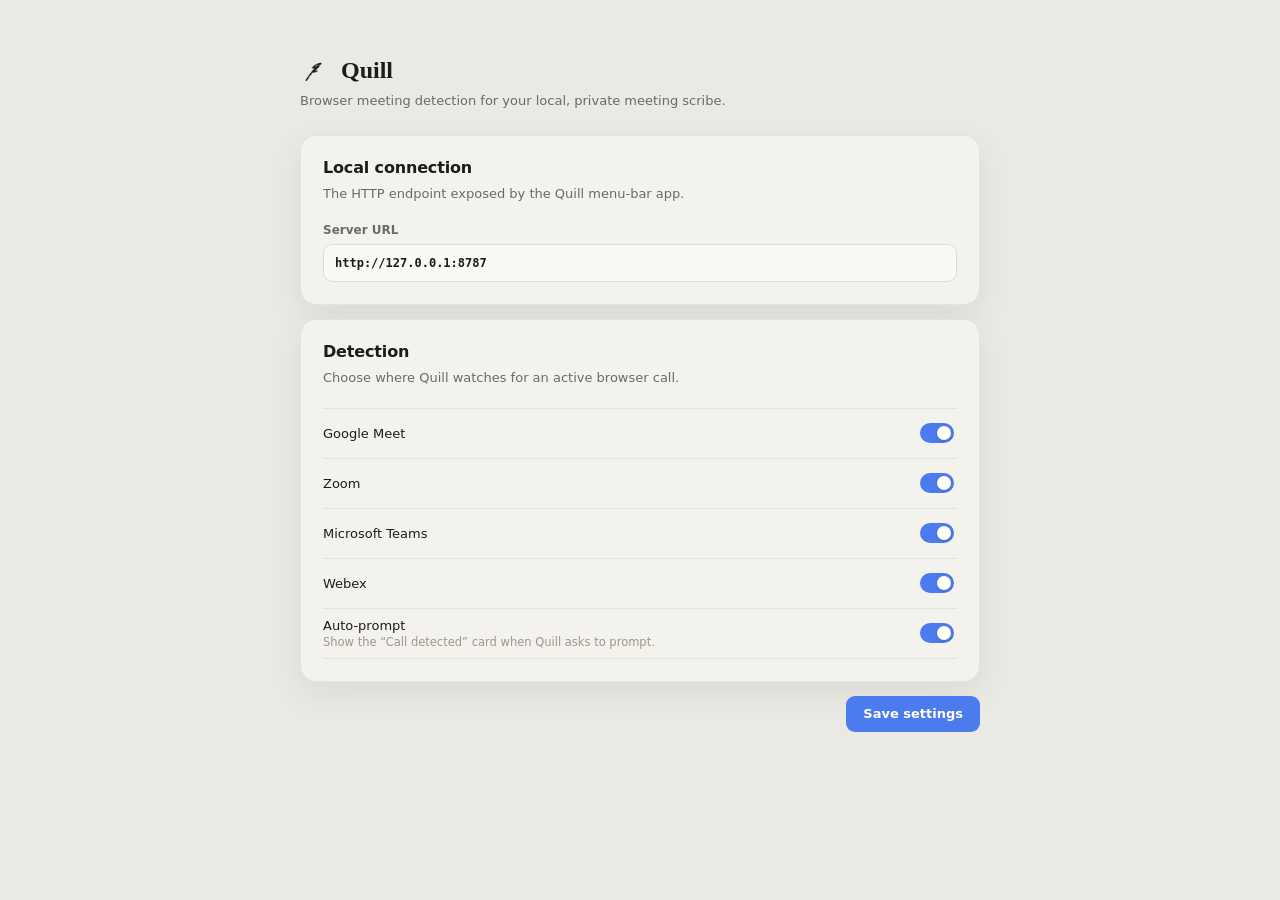
<file: extension/options.html>
<!doctype html>
<html lang="en">
  <head>
    <meta charset="utf-8">
    <meta name="viewport" content="width=device-width, initial-scale=1">
    <title>Quill extension settings</title>
    <link rel="stylesheet" href="options.css">
  </head>
  <body>
    <main class="settings-shell">
      <header class="settings-header">
        <div class="brand">
          <img src="icons/mark.png" alt="" width="31" height="28">
          <span>Quill</span>
        </div>
        <p>Browser meeting detection for your local, private meeting scribe.</p>
      </header>

      <form id="settingsForm">
        <section class="settings-card">
          <div class="section-copy">
            <h1>Local connection</h1>
            <p>The HTTP endpoint exposed by the Quill menu-bar app.</p>
          </div>
          <label class="field">
            <span>Server URL</span>
            <input id="serverUrl" name="serverUrl" type="url" required spellcheck="false">
          </label>
        </section>

        <section class="settings-card">
          <div class="section-copy">
            <h2>Detection</h2>
            <p>Choose where Quill watches for an active browser call.</p>
          </div>
          <div class="site-list" id="siteList"></div>
          <label class="toggle-row">
            <span>
              <strong>Auto-prompt</strong>
              <small>Show the “Call detected” card when Quill asks to prompt.</small>
            </span>
            <input id="autoPrompt" name="autoPrompt" type="checkbox">
          </label>
        </section>

        <div class="form-actions">
          <span class="save-status" id="saveStatus" role="status"></span>
          <button type="submit">Save settings</button>
        </div>
      </form>
    </main>
    <script type="module" src="options.js"></script>
  </body>
</html>
</file>
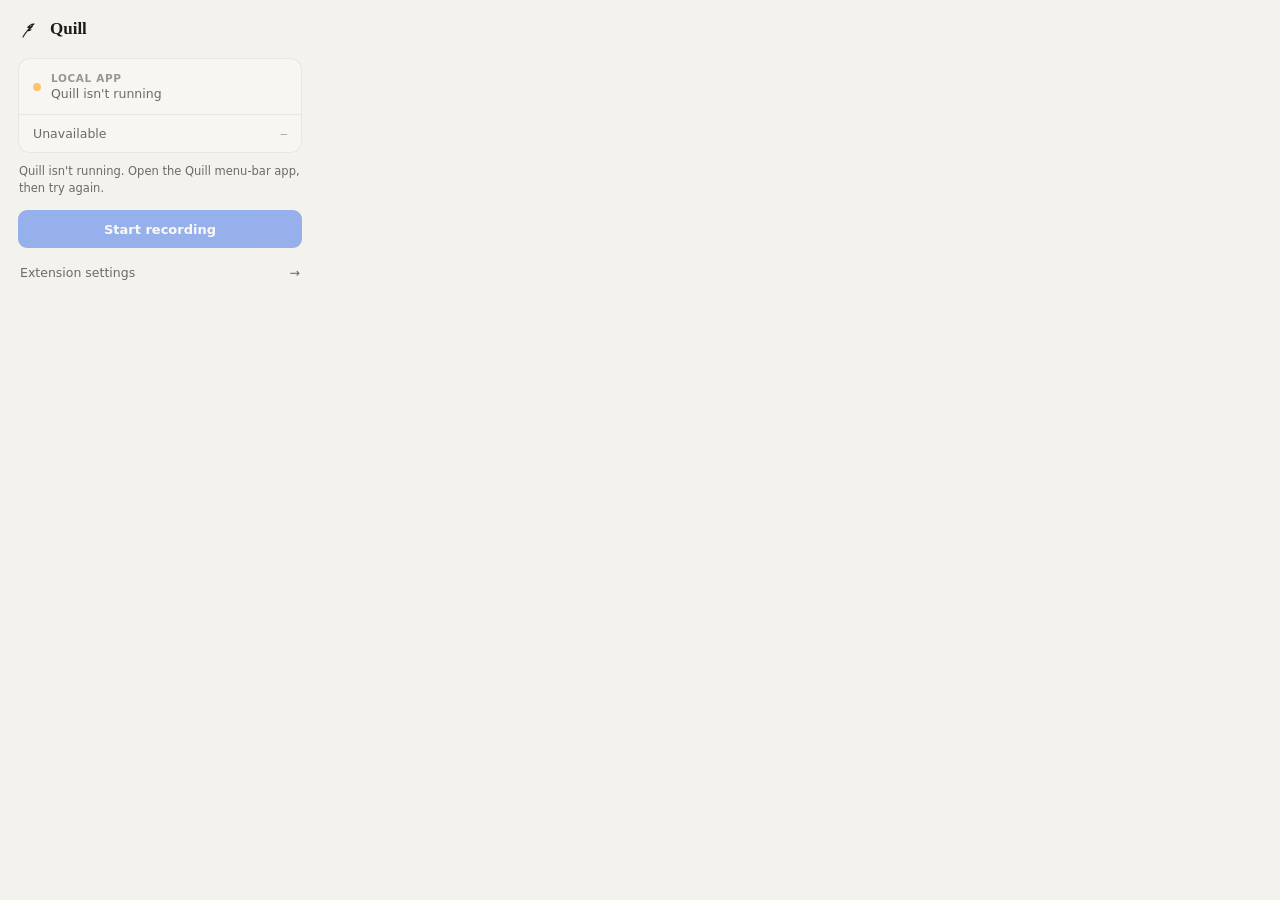
<file: extension/popup.html>
<!doctype html>
<html lang="en">
  <head>
    <meta charset="utf-8">
    <meta name="viewport" content="width=device-width, initial-scale=1">
    <title>Quill</title>
    <link rel="stylesheet" href="popup.css">
  </head>
  <body>
    <main class="popup-shell">
      <header class="brand">
        <img src="icons/mark.png" alt="" width="24" height="22">
        <span>Quill</span>
      </header>

      <section class="status-card" aria-live="polite">
        <div class="status-row">
          <span class="status-dot" id="connectionDot" data-state="checking"></span>
          <div>
            <div class="status-label">Local app</div>
            <div class="status-value" id="connectionText">Checking…</div>
          </div>
        </div>
        <div class="recording-state">
          <span id="recordingLabel">Idle</span>
          <time id="elapsed">0:00</time>
        </div>
      </section>

      <p class="offline-message" id="offlineMessage" hidden>
        Quill isn't running. Open the Quill menu-bar app, then try again.
      </p>

      <button class="record-button" id="recordButton" type="button" disabled>
        Start recording
      </button>

      <button class="options-link" id="optionsLink" type="button">
        Extension settings
        <span aria-hidden="true">→</span>
      </button>
    </main>
    <script type="module" src="popup.js"></script>
  </body>
</html>
</file>
<file: docs/styles.css>
/* Newsreader, self-hosted. SIL Open Font License 1.1 — assets/fonts/OFL.txt.
   One variable file per unicode range; the weight declarations select the
   axis position, matching what Google Fonts served. */
@font-face{font-family:"Newsreader";font-style:normal;font-weight:400 600;font-display:swap;src:url(assets/fonts/newsreader-latin.woff2) format("woff2");unicode-range:U+0000-00FF,U+0131,U+0152-0153,U+02BB-02BC,U+02C6,U+02DA,U+02DC,U+0304,U+0308,U+0329,U+2000-206F,U+20AC,U+2122,U+2191,U+2193,U+2212,U+2215,U+FEFF,U+FFFD}
@font-face{font-family:"Newsreader";font-style:normal;font-weight:400 600;font-display:swap;src:url(assets/fonts/newsreader-latin-ext.woff2) format("woff2");unicode-range:U+0100-02BA,U+02BD-02C5,U+02C7-02CC,U+02CE-02D7,U+02DD-02FF,U+0304,U+0308,U+0329,U+1D00-1DBF,U+1E00-1E9F,U+1EF2-1EFF,U+2020,U+20A0-20AB,U+20AD-20C0,U+2113,U+2C60-2C7F,U+A720-A7FF}
*{box-sizing:border-box}
html{scroll-behavior:smooth}
body{margin:0;background:#dedbd3;color:#1c1c1c;--paper:#dedbd3;--panel:#e7e3da;--card:#f4f2ed;--ink:#1c1c1c;--muted:#57534b;--faint:#8a857b;--accent:#4b7bec;--line:rgba(28,28,28,.08);--pill:rgba(255,255,255,.55);--logo:brightness(0);--btn-bg:#1c1c1c;--btn-fg:#f4f2ed;--shadow:rgba(28,28,28,.18);font-family:-apple-system,BlinkMacSystemFont,"SF Pro Text",system-ui,sans-serif;-webkit-font-smoothing:antialiased}
.page{min-height:100vh;display:flex;flex-direction:column;background:var(--paper)}
a{color:var(--accent);text-decoration:none}a:hover{opacity:.72}
a:focus-visible,.faq-row:focus-visible{outline:3px solid var(--accent);outline-offset:4px}
img{transition:filter .4s linear}
.wipe-overlay{position:fixed;inset:0;z-index:60;pointer-events:none;overflow:hidden;transform:translateZ(0);backface-visibility:hidden;contain:layout paint size}
[data-overlay-inner]{--paper:#2f43ff;--panel:#2f43ff;--card:rgba(255,255,255,.10);--ink:#fff;--muted:rgba(255,255,255,.86);--faint:rgba(255,255,255,.66);--accent:#fff;--line:rgba(255,255,255,.28);--pill:rgba(255,255,255,.14);--logo:brightness(0) invert(1);--btn-bg:#fff;--btn-fg:#2f43ff;--shadow:rgba(0,0,0,.20);background:#2f43ff}
[data-overlay-inner] *{box-shadow:none!important;animation:none!important;transition:none!important}
@keyframes qFloat{from{opacity:0;transform:translateY(16px)}to{opacity:1;transform:none}}
@keyframes qPulse{0%,100%{opacity:.35}50%{opacity:1}}
.q-float{animation:qFloat .6s ease both}.q-delay-1{animation-delay:.05s}.q-delay-2{animation-delay:.1s}.q-delay-3{animation-delay:.15s}.q-delay-4{animation-duration:.7s;animation-delay:.22s}
.nav{max-width:1120px;width:100%;margin:0 auto;padding:26px 40px;display:flex;align-items:center;justify-content:space-between}
.brand{display:flex;align-items:center;gap:11px;color:var(--ink)}.brand img{object-fit:contain;filter:var(--logo)}.brand span{font-family:"Newsreader",ui-serif,Georgia,serif;font-size:24px;font-weight:600;letter-spacing:-.01em}
.nav-links{display:flex;align-items:center;gap:30px}.nav-links>a{color:var(--faint);font-size:14.5px}.nav-links .nav-install{background:var(--btn-bg);color:var(--btn-fg);font-size:14px;font-weight:500;padding:9px 18px;border-radius:10px}
.hero{flex:1;max-width:1120px;width:100%;margin:0 auto;padding:70px 40px 90px;display:flex;flex-direction:column;align-items:center;text-align:center}
.eyebrow{display:inline-flex;align-items:center;gap:8px;background:var(--pill);border:1px solid var(--line);border-radius:999px;padding:6px 14px;font-size:13px;color:var(--muted);margin-bottom:34px}.pulse{width:7px;height:7px;border-radius:50%;background:var(--accent);animation:qPulse 2s ease-in-out infinite}
h1,.how h2,.install h2,.faq h2,.faq h3{font-family:"Newsreader",ui-serif,Georgia,serif;font-weight:500;color:var(--ink)}
h1{font-size:76px;line-height:1.02;letter-spacing:-.025em;margin:0 0 24px;max-width:820px;text-wrap:balance}
.hero-copy{font-size:19px;line-height:1.55;color:var(--muted);max-width:540px;margin:0 0 40px;text-wrap:pretty}
.hero-actions{display:flex;flex-direction:column;align-items:center;gap:12px}.hero-actions>span{font-size:14px;color:var(--faint)}
.primary{display:inline-flex;align-items:center;gap:10px;background:var(--btn-bg);color:var(--btn-fg);font-weight:500}.chrome-mark{display:block;flex:none}.hero-primary{font-size:16px;padding:15px 26px;border-radius:13px;box-shadow:0 12px 30px var(--shadow)}
.preview{margin-top:76px;width:100%;max-width:640px;background:var(--panel);border:1px solid var(--line);border-radius:22px;padding:22px;box-shadow:0 30px 70px var(--shadow)}
.window-bar{display:flex;align-items:center;gap:8px;margin-bottom:16px;padding:0 4px}.traffic{width:11px;height:11px;border-radius:50%}.red{background:#e08b7d}.yellow{background:#e9c46a}.green{background:#8bb98a}
.recording{margin-left:auto;display:flex;align-items:center;gap:8px;background:var(--pill);border:1px solid var(--line);border-radius:9px;padding:5px 11px}.recording img{object-fit:contain;filter:var(--logo);opacity:.82}.recording span:last-child{font-family:ui-monospace,"SF Mono",Menlo,monospace;font-size:12px;font-weight:600;color:var(--ink)}.record-dot{width:6px;height:6px;border-radius:50%;background:#ffc46b;animation:qPulse 1.8s ease-in-out infinite}
.sheet{background:var(--card);border:1px solid var(--line);border-radius:14px;padding:24px 26px;text-align:left}.sheet-label{font-size:11px;font-weight:600;letter-spacing:.08em;text-transform:uppercase;color:var(--faint);margin-bottom:14px}.transcript{display:flex;flex-direction:column;gap:15px;font-size:14.5px;line-height:1.5;color:var(--muted)}.line{display:flex;flex-direction:column;gap:4px}.line p{margin:0}.line.me{align-items:flex-end;text-align:right}.speaker{display:flex;align-items:center;gap:7px;font-size:10.5px;font-weight:600;letter-spacing:.09em;text-transform:uppercase;color:var(--faint)}.speaker .dot{width:6px;height:6px;border-radius:50%;background:#e2b93b}.line.me .speaker .dot{background:#4c7dff}.streaming{opacity:.55}.divider{height:1px;background:var(--line);margin:20px 0}.actions-label{margin-bottom:12px}.actions{display:flex;flex-direction:column;gap:10px;font-size:14.5px;color:var(--muted)}.actions>div{display:flex;gap:11px;align-items:flex-start;cursor:pointer;user-select:none;transition:color .3s ease}.actions>div.done{color:var(--faint)}.actions>div.done .action-text{text-decoration:line-through}.checkbox{width:16px;height:16px;border-radius:5px;border:1.5px solid var(--line);flex-shrink:0;margin-top:1px;position:relative;transition:border-color .2s ease,background .2s ease,transform .2s ease}.checkbox.checked{border-color:var(--accent);background:var(--accent)}.checkbox.checked::after{content:"";position:absolute;left:4px;top:1px;width:5px;height:9px;border:solid #fff;border-width:0 2px 2px 0;transform:rotate(45deg)}.checkbox.pop{animation:checkpop .35s cubic-bezier(.2,.8,.3,1.4)}@keyframes checkpop{0%{transform:scale(.6)}60%{transform:scale(1.25)}100%{transform:scale(1)}}.confetti-bit{position:fixed;width:6px;height:6px;border-radius:2px;pointer-events:none;z-index:99;animation:confetti .7s cubic-bezier(.15,.85,.35,1) forwards}@keyframes confetti{0%{transform:translate(0,0) rotate(0);opacity:1}100%{transform:translate(var(--dx),var(--dy)) rotate(var(--rot));opacity:0}}
code{font-family:ui-monospace,"SF Mono",Menlo,monospace;font-size:.9em;background:var(--pill);border:1px solid var(--line);border-radius:5px;padding:1px 5px}
.section-inner{max-width:1120px;margin:0 auto}.how{padding:120px 40px}.how-heading{text-align:center;margin-bottom:60px}.section-eyebrow{font-size:13px;font-weight:600;letter-spacing:.1em;text-transform:uppercase;color:var(--faint);margin-bottom:14px}.how h2{font-size:44px;letter-spacing:-.02em;margin:0}.steps{display:grid;grid-template-columns:repeat(3,1fr);gap:24px}.steps article{background:var(--card);border:1px solid var(--line);border-radius:16px;padding:32px}.step-number{font-family:ui-serif,Georgia,serif;font-size:22px;color:var(--accent);margin-bottom:18px}.steps h3{font-size:19px;font-weight:600;margin:0 0 10px;color:var(--ink)}.steps p{font-size:15px;line-height:1.55;color:var(--muted);margin:0}
.install{padding:130px 40px}.install-inner{max-width:720px;margin:0 auto;text-align:center}.install-logo{object-fit:contain;filter:var(--logo);margin-bottom:26px}.install h2{font-size:52px;line-height:1.08;letter-spacing:-.02em;margin:0 0 20px;text-wrap:balance}.install p{font-size:18px;line-height:1.55;color:var(--muted);max-width:460px;margin:0 auto 38px}.install-primary{font-size:17px;padding:17px 32px;border-radius:14px;box-shadow:0 14px 34px var(--shadow)}.install-spec{margin-top:16px;font-size:14px;color:var(--faint)}
.faq{padding:110px 40px 130px}.faq-meta{display:flex;align-items:baseline;justify-content:space-between;font-family:ui-monospace,"SF Mono",Menlo,monospace;font-size:13px;letter-spacing:.06em;color:var(--faint);margin-bottom:44px}.faq h2{font-size:56px;line-height:1.05;letter-spacing:-.025em;margin:0 0 70px;max-width:640px}.faq-row{border-top:1px solid var(--line);cursor:pointer;opacity:1;transition:opacity .35s ease}.faq-grid{display:grid;grid-template-columns:1fr 46px 1.15fr 30px;gap:30px;align-items:center;padding:30px 0}.faq h3{font-size:40px;line-height:1.1;letter-spacing:-.02em;text-align:right;margin:0}.faq-index{font-family:ui-monospace,"SF Mono",Menlo,monospace;font-size:12px;font-weight:600;text-align:center;padding:5px 0;border:1px solid var(--line);border-radius:4px;color:var(--ink)}.faq-label{font-family:ui-monospace,"SF Mono",Menlo,monospace;font-size:12px;letter-spacing:.09em;text-transform:uppercase;color:var(--faint)}.faq-answer{overflow:hidden;max-height:0;opacity:0;transition:max-height .45s cubic-bezier(.2,.8,.2,1),opacity .3s ease}.faq-answer p{font-size:16px;line-height:1.55;color:var(--muted);padding-top:10px;max-width:420px;text-wrap:pretty;margin:0}.arrow{font-size:20px;color:var(--ink);text-align:right;line-height:1}.faq-end{border-top:1px solid var(--line)}
footer{padding:40px;max-width:1120px;width:100%;margin:0 auto;display:flex;align-items:center;justify-content:space-between;flex-wrap:wrap;gap:16px}.footer-brand{display:flex;align-items:center;gap:10px}.footer-brand img{object-fit:contain;filter:var(--logo);opacity:.7}.footer-brand span,.footer-links a{font-size:14px;color:var(--faint)}.footer-links{display:flex;gap:24px}
/* document pages (privacy.html) — same tokens, nav, and footer */
.doc{flex:1;max-width:720px;width:100%;margin:0 auto;padding:60px 40px 100px}
.doc h1{font-family:"Newsreader",ui-serif,Georgia,serif;font-weight:500;font-size:58px;line-height:1.05;letter-spacing:-.025em;color:var(--ink);margin:0 0 24px}
.doc-lede{font-size:19px;line-height:1.55;color:var(--muted);margin:0 0 14px;text-wrap:pretty}
.doc-updated{font-family:ui-monospace,"SF Mono",Menlo,monospace;font-size:12px;letter-spacing:.06em;text-transform:uppercase;color:var(--faint);margin:0 0 50px}
.doc h2{font-family:"Newsreader",ui-serif,Georgia,serif;font-weight:500;font-size:28px;letter-spacing:-.015em;color:var(--ink);margin:44px 0 14px}
.doc p{font-size:16.5px;line-height:1.62;color:var(--muted);margin:0 0 14px;text-wrap:pretty}
.doc ul{margin:0 0 14px;padding-left:22px}
.doc li{font-size:16.5px;line-height:1.62;color:var(--muted);margin-bottom:9px}
.doc b{color:var(--ink);font-weight:600}
@media(max-width:900px){h1{font-size:clamp(48px,9vw,68px)}.how h2{font-size:38px}.install h2{font-size:44px}.faq h2{font-size:46px}.steps{grid-template-columns:1fr}.faq-grid{grid-template-columns:46px 1fr 30px;gap:18px;align-items:start}.faq h3{grid-column:1/-1;text-align:left;font-size:34px}.faq-copy{grid-column:2}.arrow{grid-column:3;grid-row:2}.hero,.how,.install,.faq{padding-left:24px;padding-right:24px}.nav{padding-left:24px;padding-right:24px}}
@media(max-width:600px){.doc{padding:40px 24px 70px}.doc h1{font-size:42px}.doc h2{font-size:24px}.nav-links>a:not(.nav-install){display:none}.hero{padding-top:48px}.hero-copy{font-size:17px}.preview{padding:14px}.sheet{padding:20px 18px}.faq-meta{font-size:11px}.faq h2{font-size:40px}.faq-grid{padding:24px 0}.install h2{font-size:39px}footer{padding:30px 24px}}
@media(hover:none),(pointer:coarse),(prefers-reduced-motion:reduce){html{scroll-behavior:auto}.wipe-overlay{display:none!important}.q-float,.pulse,.record-dot{animation:none!important}.q-float{opacity:1;transform:none}img{transition:none}}
</file>
<file: extension/harness/harness.css>
:root {
  color-scheme: dark;
  font-family: -apple-system, BlinkMacSystemFont, system-ui, sans-serif;
}

* {
  box-sizing: border-box;
}

body {
  min-height: 100vh;
  margin: 0;
  overflow: hidden;
  background: #15171b;
  color: #f5f6f8;
}

.meeting-stage {
  min-height: 100vh;
  padding: 54px;
  background:
    radial-gradient(circle at 18% 12%, rgba(75, 123, 236, 0.18), transparent 31%),
    #15171b;
}

.meeting-copy {
  max-width: 560px;
}

.eyebrow {
  color: #9da1aa;
  font-size: 11px;
  font-weight: 600;
  letter-spacing: 0.08em;
  text-transform: uppercase;
}

h1 {
  margin: 7px 0 0;
  font-size: 30px;
}

.meeting-copy p {
  margin: 7px 0 0;
  color: #9da1aa;
  font-size: 13px;
}

.participant-grid {
  width: min(820px, calc(100vw - 440px));
  display: grid;
  grid-template-columns: repeat(2, 1fr);
  gap: 10px;
  margin-top: 40px;
}

.participant-grid > div {
  min-height: 210px;
  display: grid;
  place-items: center;
  border: 1px solid rgba(255, 255, 255, 0.06);
  border-radius: 13px;
  background: rgba(255, 255, 255, 0.045);
}

.participant-grid span {
  width: 58px;
  height: 58px;
  display: grid;
  place-items: center;
  border-radius: 50%;
  background: rgba(255, 255, 255, 0.1);
  color: #d7d9de;
  font-size: 15px;
}

.harness-controls {
  position: fixed;
  right: 20px;
  bottom: 20px;
  width: 300px;
  padding: 16px;
  border: 1px solid rgba(255, 255, 255, 0.1);
  border-radius: 13px;
  background: rgba(22, 24, 28, 0.94);
  box-shadow: 0 14px 36px rgba(0, 0, 0, 0.34);
  backdrop-filter: blur(16px);
}

.harness-controls > div {
  display: flex;
  justify-content: space-between;
  margin-bottom: 11px;
  font-size: 12px;
}

.harness-controls output {
  color: #7db8ff;
  font-family: ui-monospace, "SF Mono", monospace;
}

.harness-controls button {
  width: 100%;
  height: 32px;
  margin-top: 7px;
  border: 1px solid rgba(255, 255, 255, 0.1);
  border-radius: 8px;
  background: rgba(255, 255, 255, 0.08);
  color: #ffffff;
  cursor: pointer;
  font: inherit;
  font-size: 12px;
}

.harness-controls button:hover {
  background: rgba(255, 255, 255, 0.13);
}

.harness-controls p {
  margin: 11px 1px 0;
  color: #9da1aa;
  font-size: 10.5px;
  line-height: 1.45;
}
</file>
<file: Website/site/styles.css>
*{box-sizing:border-box}
html{scroll-behavior:smooth}
body{margin:0;background:#dedbd3;color:#1c1c1c;--paper:#dedbd3;--panel:#e7e3da;--card:#f4f2ed;--ink:#1c1c1c;--muted:#57534b;--faint:#8a857b;--accent:#4b7bec;--line:rgba(28,28,28,.08);--pill:rgba(255,255,255,.55);--logo:brightness(0);--btn-bg:#1c1c1c;--btn-fg:#f4f2ed;--shadow:rgba(28,28,28,.18);font-family:-apple-system,BlinkMacSystemFont,"SF Pro Text",system-ui,sans-serif;-webkit-font-smoothing:antialiased}
.page{min-height:100vh;display:flex;flex-direction:column;background:var(--paper)}
a{color:var(--accent);text-decoration:none}a:hover{opacity:.72}
a:focus-visible,.faq-row:focus-visible{outline:3px solid var(--accent);outline-offset:4px}
img{transition:filter .4s linear}
.wipe-overlay{position:fixed;inset:0;z-index:60;pointer-events:none;overflow:hidden;transform:translateZ(0);backface-visibility:hidden;contain:layout paint size}
[data-overlay-inner]{--paper:#2f43ff;--panel:#2f43ff;--card:rgba(255,255,255,.10);--ink:#fff;--muted:rgba(255,255,255,.86);--faint:rgba(255,255,255,.66);--accent:#fff;--line:rgba(255,255,255,.28);--pill:rgba(255,255,255,.14);--logo:brightness(0) invert(1);--btn-bg:#fff;--btn-fg:#2f43ff;--shadow:rgba(0,0,0,.20);background:#2f43ff}
[data-overlay-inner] *{box-shadow:none!important;animation:none!important;transition:none!important}
@keyframes qFloat{from{opacity:0;transform:translateY(16px)}to{opacity:1;transform:none}}
@keyframes qPulse{0%,100%{opacity:.35}50%{opacity:1}}
.q-float{animation:qFloat .6s ease both}.q-delay-1{animation-delay:.05s}.q-delay-2{animation-delay:.1s}.q-delay-3{animation-delay:.15s}.q-delay-4{animation-duration:.7s;animation-delay:.22s}
.nav{max-width:1120px;width:100%;margin:0 auto;padding:26px 40px;display:flex;align-items:center;justify-content:space-between}
.brand{display:flex;align-items:center;gap:11px;color:var(--ink)}.brand img{object-fit:contain;filter:var(--logo)}.brand span{font-family:"Newsreader",ui-serif,Georgia,serif;font-size:24px;font-weight:600;letter-spacing:-.01em}
.nav-links{display:flex;align-items:center;gap:30px}.nav-links>a{color:var(--faint);font-size:14.5px}.nav-links .nav-install{background:var(--btn-bg);color:var(--btn-fg);font-size:14px;font-weight:500;padding:9px 18px;border-radius:10px}
.hero{flex:1;max-width:1120px;width:100%;margin:0 auto;padding:70px 40px 90px;display:flex;flex-direction:column;align-items:center;text-align:center}
.eyebrow{display:inline-flex;align-items:center;gap:8px;background:var(--pill);border:1px solid var(--line);border-radius:999px;padding:6px 14px;font-size:13px;color:var(--muted);margin-bottom:34px}.pulse{width:7px;height:7px;border-radius:50%;background:var(--accent);animation:qPulse 2s ease-in-out infinite}
h1,.how h2,.install h2,.faq h2,.faq h3{font-family:"Newsreader",ui-serif,Georgia,serif;font-weight:500;color:var(--ink)}
h1{font-size:76px;line-height:1.02;letter-spacing:-.025em;margin:0 0 24px;max-width:820px;text-wrap:balance}
.hero-copy{font-size:19px;line-height:1.55;color:var(--muted);max-width:540px;margin:0 0 40px;text-wrap:pretty}
.hero-actions{display:flex;flex-direction:column;align-items:center;gap:12px}.hero-actions>span{font-size:14px;color:var(--faint)}
.primary{display:inline-flex;align-items:center;gap:10px;background:var(--btn-bg);color:var(--btn-fg);font-weight:500}.chrome-mark{display:block;flex:none}.hero-primary{font-size:16px;padding:15px 26px;border-radius:13px;box-shadow:0 12px 30px var(--shadow)}
.preview{margin-top:76px;width:100%;max-width:640px;background:var(--panel);border:1px solid var(--line);border-radius:22px;padding:22px;box-shadow:0 30px 70px var(--shadow)}
.window-bar{display:flex;align-items:center;gap:8px;margin-bottom:16px;padding:0 4px}.traffic{width:11px;height:11px;border-radius:50%}.red{background:#e08b7d}.yellow{background:#e9c46a}.green{background:#8bb98a}
.recording{margin-left:auto;display:flex;align-items:center;gap:8px;background:var(--pill);border:1px solid var(--line);border-radius:9px;padding:5px 11px}.recording img{object-fit:contain;filter:var(--logo);opacity:.82}.recording span:last-child{font-family:ui-monospace,"SF Mono",Menlo,monospace;font-size:12px;font-weight:600;color:var(--ink)}.record-dot{width:6px;height:6px;border-radius:50%;background:#ffc46b;animation:qPulse 1.8s ease-in-out infinite}
.sheet{background:var(--card);border:1px solid var(--line);border-radius:14px;padding:24px 26px;text-align:left}.sheet-label{font-size:11px;font-weight:600;letter-spacing:.08em;text-transform:uppercase;color:var(--faint);margin-bottom:14px}.transcript{display:flex;flex-direction:column;gap:13px;font-size:14.5px;line-height:1.5;color:var(--muted)}.transcript b{color:var(--accent)}.streaming{opacity:.55}.divider{height:1px;background:var(--line);margin:20px 0}.actions-label{margin-bottom:12px}.actions{display:flex;flex-direction:column;gap:10px;font-size:14.5px;color:var(--muted)}.actions>div{display:flex;gap:11px;align-items:flex-start}.checkbox{width:16px;height:16px;border-radius:5px;border:1.5px solid var(--line);flex-shrink:0;margin-top:1px}.checkbox.checked{border-color:var(--accent)}
.section-inner{max-width:1120px;margin:0 auto}.how{padding:120px 40px}.how-heading{text-align:center;margin-bottom:60px}.section-eyebrow{font-size:13px;font-weight:600;letter-spacing:.1em;text-transform:uppercase;color:var(--faint);margin-bottom:14px}.how h2{font-size:44px;letter-spacing:-.02em;margin:0}.steps{display:grid;grid-template-columns:repeat(3,1fr);gap:24px}.steps article{background:var(--card);border:1px solid var(--line);border-radius:16px;padding:32px}.step-number{font-family:ui-serif,Georgia,serif;font-size:22px;color:var(--accent);margin-bottom:18px}.steps h3{font-size:19px;font-weight:600;margin:0 0 10px;color:var(--ink)}.steps p{font-size:15px;line-height:1.55;color:var(--muted);margin:0}
.install{padding:130px 40px}.install-inner{max-width:720px;margin:0 auto;text-align:center}.install-logo{object-fit:contain;filter:var(--logo);margin-bottom:26px}.install h2{font-size:52px;line-height:1.08;letter-spacing:-.02em;margin:0 0 20px;text-wrap:balance}.install p{font-size:18px;line-height:1.55;color:var(--muted);max-width:460px;margin:0 auto 38px}.install-primary{font-size:17px;padding:17px 32px;border-radius:14px;box-shadow:0 14px 34px var(--shadow)}.install-spec{margin-top:16px;font-size:14px;color:var(--faint)}
.faq{padding:110px 40px 130px}.faq-meta{display:flex;align-items:baseline;justify-content:space-between;font-family:ui-monospace,"SF Mono",Menlo,monospace;font-size:13px;letter-spacing:.06em;color:var(--faint);margin-bottom:44px}.faq h2{font-size:56px;line-height:1.05;letter-spacing:-.025em;margin:0 0 70px;max-width:640px}.faq-row{border-top:1px solid var(--line);cursor:pointer;opacity:1;transition:opacity .35s ease}.faq-grid{display:grid;grid-template-columns:1fr 46px 1.15fr 30px;gap:30px;align-items:center;padding:30px 0}.faq h3{font-size:40px;line-height:1.1;letter-spacing:-.02em;text-align:right;margin:0}.faq-index{font-family:ui-monospace,"SF Mono",Menlo,monospace;font-size:12px;font-weight:600;text-align:center;padding:5px 0;border:1px solid var(--line);border-radius:4px;color:var(--ink)}.faq-label{font-family:ui-monospace,"SF Mono",Menlo,monospace;font-size:12px;letter-spacing:.09em;text-transform:uppercase;color:var(--faint)}.faq-answer{overflow:hidden;max-height:0;opacity:0;transition:max-height .45s cubic-bezier(.2,.8,.2,1),opacity .3s ease}.faq-answer p{font-size:16px;line-height:1.55;color:var(--muted);padding-top:10px;max-width:420px;text-wrap:pretty;margin:0}.arrow{font-size:20px;color:var(--ink);text-align:right;line-height:1}.faq-end{border-top:1px solid var(--line)}
footer{padding:40px;max-width:1120px;width:100%;margin:0 auto;display:flex;align-items:center;justify-content:space-between;flex-wrap:wrap;gap:16px}.footer-brand{display:flex;align-items:center;gap:10px}.footer-brand img{object-fit:contain;filter:var(--logo);opacity:.7}.footer-brand span,.footer-links a{font-size:14px;color:var(--faint)}.footer-links{display:flex;gap:24px}
@media(max-width:900px){h1{font-size:clamp(48px,9vw,68px)}.how h2{font-size:38px}.install h2{font-size:44px}.faq h2{font-size:46px}.steps{grid-template-columns:1fr}.faq-grid{grid-template-columns:46px 1fr 30px;gap:18px;align-items:start}.faq h3{grid-column:1/-1;text-align:left;font-size:34px}.faq-copy{grid-column:2}.arrow{grid-column:3;grid-row:2}.hero,.how,.install,.faq{padding-left:24px;padding-right:24px}.nav{padding-left:24px;padding-right:24px}}
@media(max-width:600px){.nav-links>a:not(.nav-install){display:none}.hero{padding-top:48px}.hero-copy{font-size:17px}.preview{padding:14px}.sheet{padding:20px 18px}.faq-meta{font-size:11px}.faq h2{font-size:40px}.faq-grid{padding:24px 0}.install h2{font-size:39px}footer{padding:30px 24px}}
@media(hover:none),(pointer:coarse),(prefers-reduced-motion:reduce){html{scroll-behavior:auto}.wipe-overlay{display:none!important}.q-float,.pulse,.record-dot{animation:none!important}.q-float{opacity:1;transform:none}img{transition:none}}
</file>
<file: extension/options.css>
:root {
  color-scheme: light;
  font-family: -apple-system, BlinkMacSystemFont, "SF Pro Text", system-ui, sans-serif;
  color: #1c1c1c;
  background: #ebe9e4;
}

* {
  box-sizing: border-box;
}

body {
  min-width: 520px;
  margin: 0;
  background: #ebe9e4;
}

button,
input {
  font: inherit;
}

.settings-shell {
  width: min(680px, calc(100% - 40px));
  margin: 56px auto;
}

.settings-header {
  margin-bottom: 24px;
}

.brand {
  display: flex;
  align-items: center;
  gap: 10px;
  font-family: ui-serif, "New York", Georgia, serif;
  font-size: 24px;
  font-weight: 600;
}

.brand img {
  object-fit: contain;
}

.settings-header p,
.section-copy p {
  margin: 7px 0 0;
  color: #6b6b66;
  font-size: 13px;
  line-height: 1.5;
}

.settings-card {
  margin-bottom: 14px;
  padding: 22px;
  border: 1px solid rgba(28, 28, 28, 0.07);
  border-radius: 16px;
  background: #f4f2ed;
  box-shadow: 0 12px 32px rgba(28, 28, 28, 0.07);
}

.section-copy {
  margin-bottom: 20px;
}

.section-copy h1,
.section-copy h2 {
  margin: 0;
  font-size: 16px;
  font-weight: 600;
  letter-spacing: -0.01em;
}

.field {
  display: grid;
  gap: 7px;
  color: #6b6b66;
  font-size: 12px;
  font-weight: 600;
}

.field input {
  width: 100%;
  height: 38px;
  padding: 0 11px;
  border: 1px solid rgba(28, 28, 28, 0.12);
  border-radius: 9px;
  outline: none;
  background: rgba(255, 255, 255, 0.45);
  color: #1c1c1c;
  font-family: ui-monospace, "SF Mono", Menlo, monospace;
  font-size: 12px;
}

.field input:focus {
  border-color: #4b7bec;
  box-shadow: 0 0 0 3px rgba(75, 123, 236, 0.12);
}

.site-list {
  border-top: 1px solid rgba(28, 28, 28, 0.07);
}

.toggle-row {
  min-height: 50px;
  display: flex;
  align-items: center;
  justify-content: space-between;
  gap: 18px;
  border-bottom: 1px solid rgba(28, 28, 28, 0.07);
  cursor: pointer;
}

.toggle-row strong {
  display: block;
  font-size: 13px;
  font-weight: 500;
}

.toggle-row small {
  display: block;
  margin-top: 2px;
  color: #9a978f;
  font-size: 11.5px;
  font-weight: 400;
}

.toggle-row input {
  width: 34px;
  height: 20px;
  flex: 0 0 auto;
  appearance: none;
  position: relative;
  border: 0;
  border-radius: 20px;
  outline: none;
  background: rgba(28, 28, 28, 0.12);
  cursor: pointer;
  transition: background-color 160ms ease;
}

.toggle-row input::after {
  content: "";
  position: absolute;
  top: 3px;
  left: 3px;
  width: 14px;
  height: 14px;
  border-radius: 50%;
  background: #ffffff;
  box-shadow: 0 1px 3px rgba(28, 28, 28, 0.18);
  transition: transform 160ms ease;
}

.toggle-row input:checked {
  background: #4b7bec;
}

.toggle-row input:checked::after {
  transform: translateX(14px);
}

.toggle-row input:focus-visible {
  outline: 2px solid #4b7bec;
  outline-offset: 2px;
}

.form-actions {
  display: flex;
  align-items: center;
  justify-content: flex-end;
  gap: 12px;
}

.form-actions button {
  height: 36px;
  padding: 0 17px;
  border: 0;
  border-radius: 9px;
  background: #4b7bec;
  color: #ffffff;
  cursor: pointer;
  font-size: 13px;
  font-weight: 600;
}

.form-actions button:hover {
  background: #3d6bd8;
}

.save-status {
  color: #6b6b66;
  font-size: 12px;
}
</file>
<file: extension/popup.css>
:root {
  color-scheme: light;
  font-family: -apple-system, BlinkMacSystemFont, "SF Pro Text", system-ui, sans-serif;
  color: #1c1c1c;
  background: #f4f2ed;
}

* {
  box-sizing: border-box;
}

body {
  width: 320px;
  min-height: 276px;
  margin: 0;
  background: #f4f2ed;
}

button {
  font: inherit;
}

.popup-shell {
  padding: 18px;
}

.brand {
  display: flex;
  align-items: center;
  gap: 8px;
  margin-bottom: 18px;
  font-family: ui-serif, "New York", Georgia, serif;
  font-size: 17px;
  font-weight: 600;
}

.brand img {
  object-fit: contain;
}

.status-card {
  overflow: hidden;
  border: 1px solid rgba(28, 28, 28, 0.07);
  border-radius: 12px;
  background: rgba(255, 255, 255, 0.32);
}

.status-row {
  display: flex;
  align-items: center;
  gap: 10px;
  padding: 13px 14px;
}

.status-dot {
  width: 8px;
  height: 8px;
  flex: 0 0 8px;
  border-radius: 50%;
  background: #9a978f;
}

.status-dot[data-state="connected"] {
  background: #4b7bec;
  box-shadow: 0 0 0 4px rgba(75, 123, 236, 0.1);
}

.status-dot[data-state="offline"] {
  background: #ffc46b;
}

.status-label {
  color: #9a978f;
  font-size: 10.5px;
  font-weight: 600;
  letter-spacing: 0.06em;
  text-transform: uppercase;
}

.status-value {
  margin-top: 2px;
  color: #6b6b66;
  font-size: 12.5px;
}

.recording-state {
  display: flex;
  align-items: center;
  justify-content: space-between;
  padding: 11px 14px;
  border-top: 1px solid rgba(28, 28, 28, 0.07);
  color: #6b6b66;
  font-size: 12.5px;
}

.recording-state time {
  color: #9a978f;
  font-family: ui-monospace, "SF Mono", Menlo, monospace;
  font-size: 11px;
  font-variant-numeric: tabular-nums;
}

.offline-message {
  margin: 10px 1px 0;
  color: #6b6b66;
  font-size: 11.5px;
  line-height: 1.45;
}

.record-button {
  width: 100%;
  height: 38px;
  margin-top: 14px;
  border: 0;
  border-radius: 9px;
  background: #4b7bec;
  color: #ffffff;
  cursor: pointer;
  font-size: 13px;
  font-weight: 600;
  transition: background-color 140ms ease, opacity 140ms ease;
}

.record-button:hover:not(:disabled) {
  background: #3d6bd8;
}

.record-button[data-action="stop"] {
  background: rgba(28, 28, 28, 0.05);
  color: #1c1c1c;
}

.record-button[data-action="stop"]:hover:not(:disabled) {
  background: rgba(28, 28, 28, 0.09);
}

.record-button:disabled {
  cursor: default;
  opacity: 0.55;
}

.record-button:focus-visible,
.options-link:focus-visible {
  outline: 2px solid #4b7bec;
  outline-offset: 2px;
}

.options-link {
  width: 100%;
  display: flex;
  align-items: center;
  justify-content: space-between;
  margin-top: 8px;
  padding: 9px 2px;
  border: 0;
  background: transparent;
  color: #6b6b66;
  cursor: pointer;
  font-size: 12.5px;
  text-align: left;
}

.options-link:hover {
  color: #1c1c1c;
}
</file>
